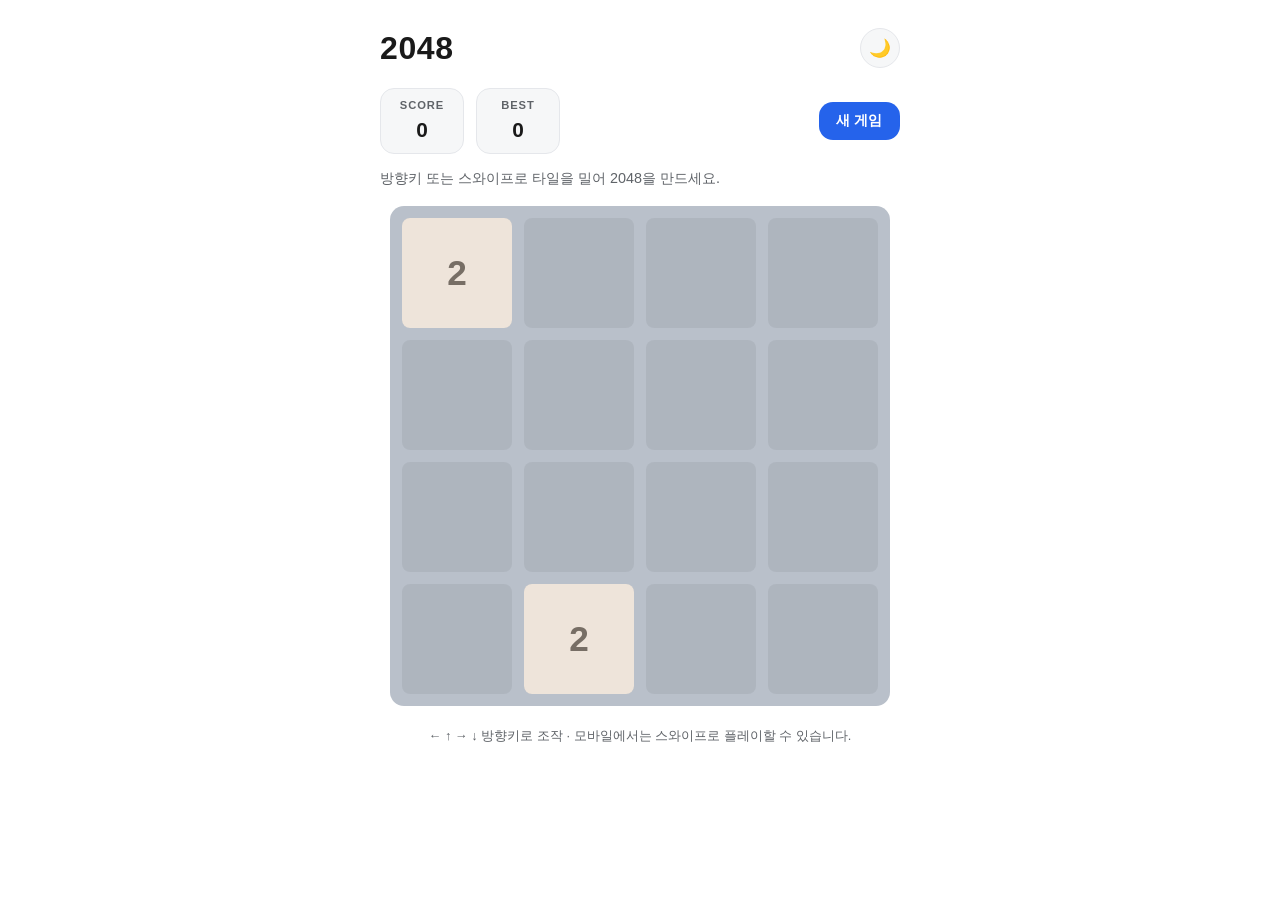
<file: apps/2048/index.html>
<!DOCTYPE html>
<html lang="ko" data-theme="light">
<head>
<meta charset="UTF-8">
<meta name="viewport" content="width=device-width, initial-scale=1">
<title>2048</title>
<meta name="description" content="방향키 또는 스와이프로 타일을 밀어 2048을 만드는 퍼즐 게임">
<link rel="stylesheet" href="style.css">
</head>
<body>
  <div class="game-wrap">
    <header class="game-header">
      <h1 class="game-title">2048</h1>
      <button type="button" id="themeToggle" class="theme-toggle" aria-label="다크 모드로 전환">🌙</button>
    </header>

    <div class="score-row">
      <div class="score-box">
        <div class="score-label">SCORE</div>
        <div class="score-value" id="scoreValue">0</div>
      </div>
      <div class="score-box">
        <div class="score-label">BEST</div>
        <div class="score-value" id="bestValue">0</div>
      </div>
      <button type="button" id="newGameBtn" class="new-game-btn">새 게임</button>
    </div>

    <p class="instructions">방향키 또는 스와이프로 타일을 밀어 2048을 만드세요.</p>

    <div class="board-wrap">
      <div class="board" id="board">
        <div class="grid-cells" id="gridCells"></div>
        <div class="tile-container" id="tileContainer"></div>

        <div class="overlay" id="gameOverOverlay" hidden>
          <div class="overlay-inner">
            <p class="overlay-title">게임 오버!</p>
            <p class="overlay-desc" id="finalScoreText">최종 점수: 0</p>
            <button type="button" id="restartBtn" class="overlay-btn">다시 시작</button>
          </div>
        </div>

        <div class="overlay" id="winOverlay" hidden>
          <div class="overlay-inner">
            <p class="overlay-title">승리!</p>
            <p class="overlay-desc">2048 타일을 만들었습니다!</p>
            <div class="overlay-btn-row">
              <button type="button" id="keepPlayingBtn" class="overlay-btn">계속하기</button>
              <button type="button" id="winNewGameBtn" class="overlay-btn overlay-btn-secondary">새 게임</button>
            </div>
          </div>
        </div>
      </div>
    </div>

    <footer class="game-footer">
      <p>← ↑ → ↓ 방향키로 조작 · 모바일에서는 스와이프로 플레이할 수 있습니다.</p>
    </footer>
  </div>

<script src="game.js"></script>
</body>
</html>
</file>
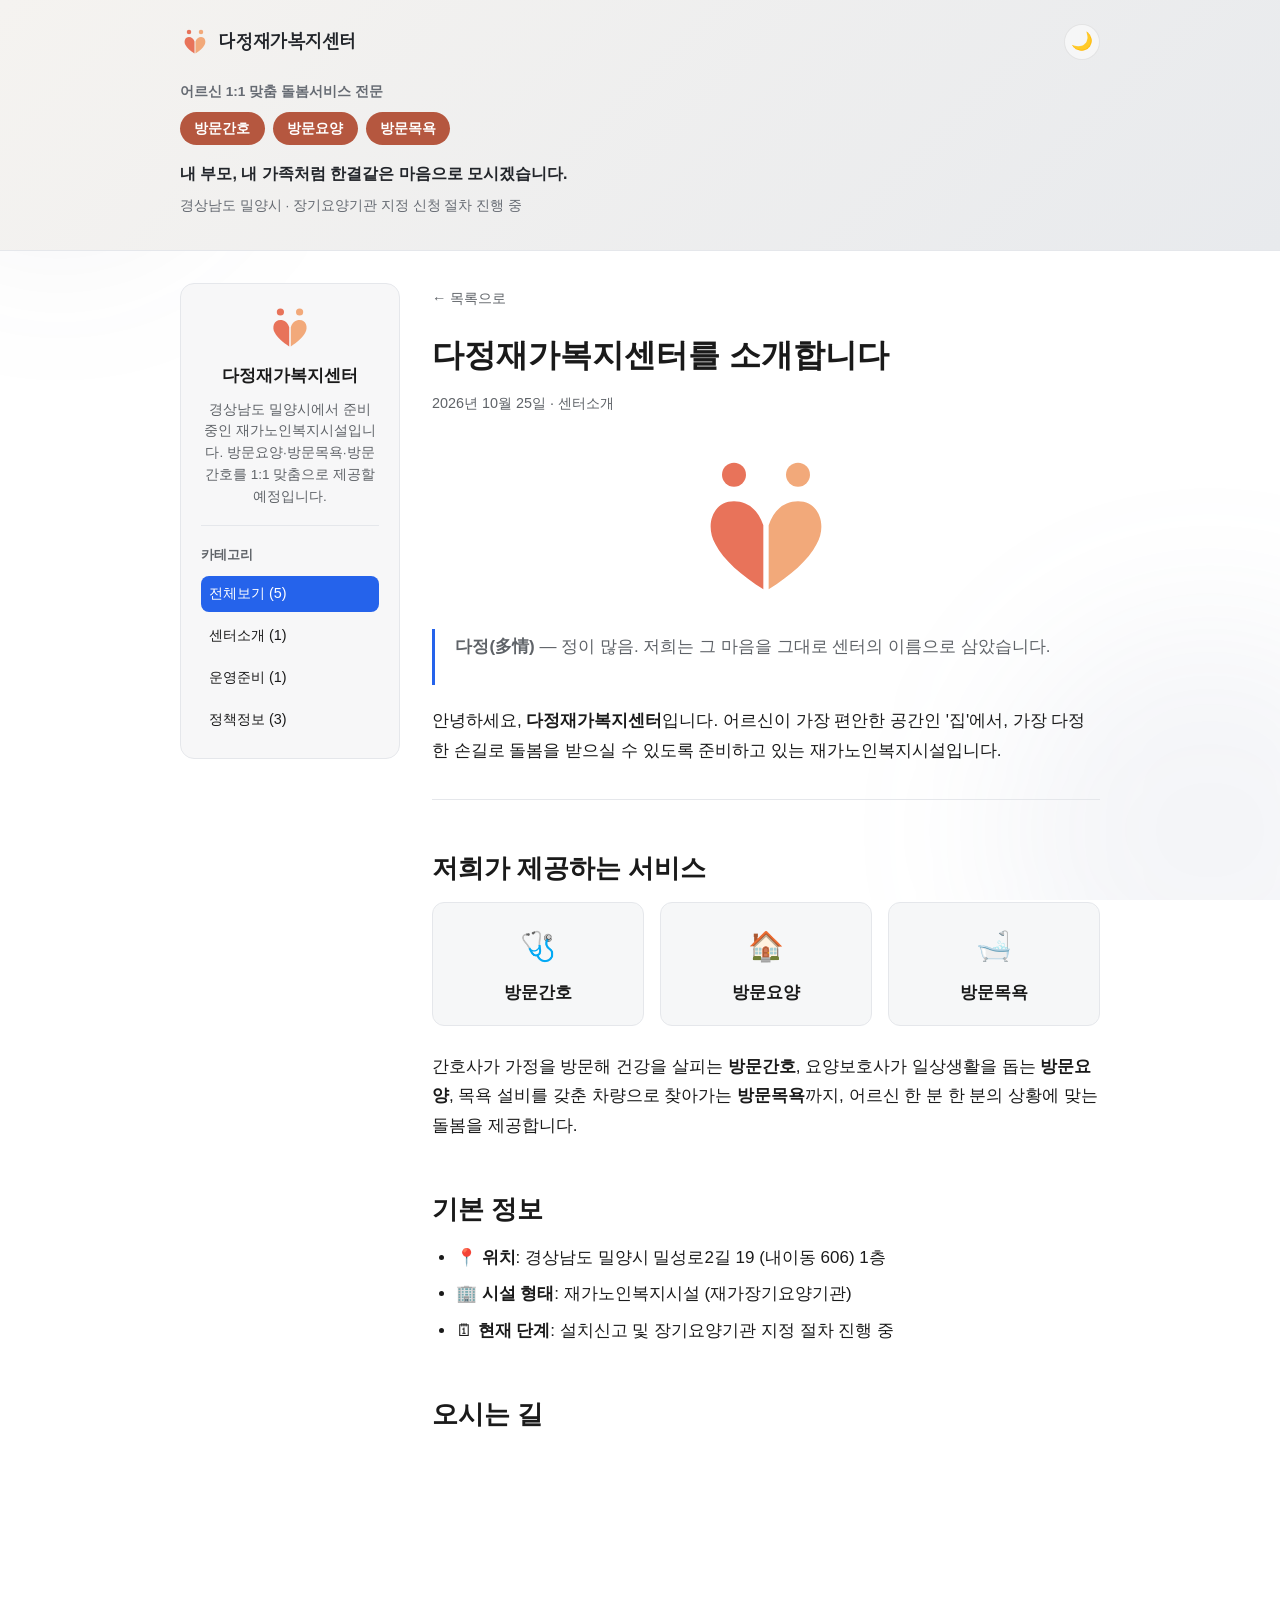
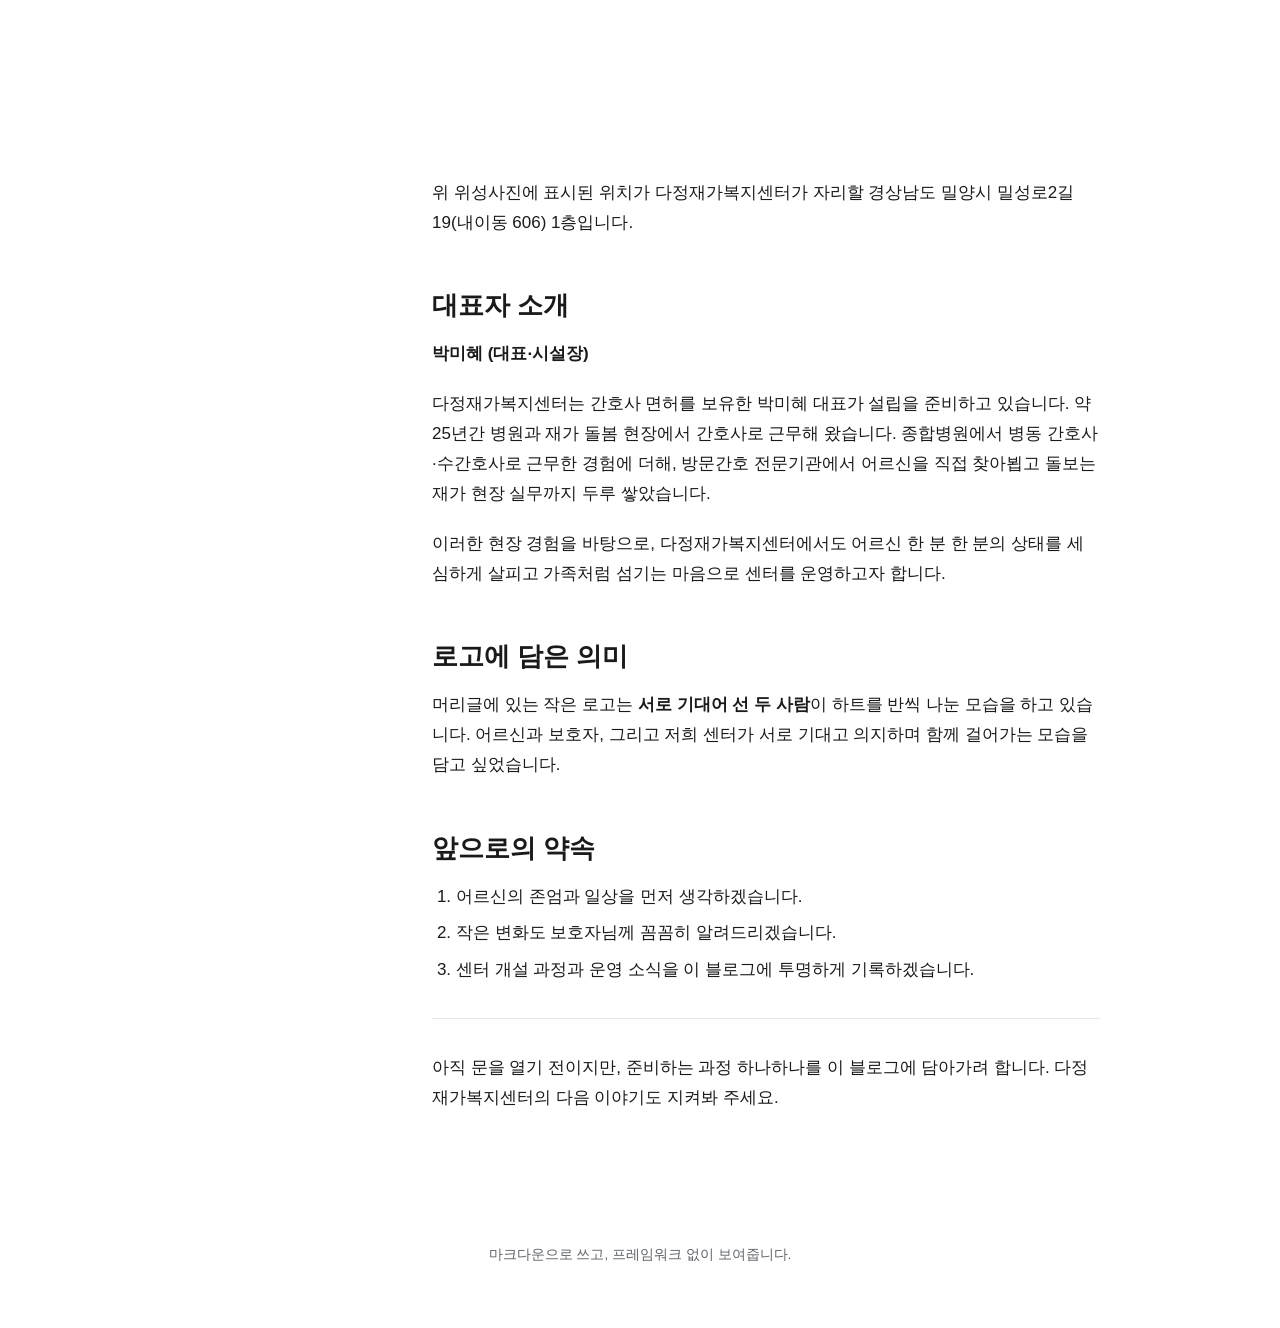
<file: post-about-dajeong-center.html>
<!DOCTYPE html>
<html lang="ko">
<head>
<meta charset="UTF-8">
<meta name="viewport" content="width=device-width, initial-scale=1.0">
<meta name="description" content="다정(多情)이라는 이름에 담긴 마음과 저희가 준비 중인 방문간호·방문요양·방문목욕 서비스를 소개합니다.">
<link rel="canonical" href="https://dajeongjaega.github.io/dajeong-blog/post-about-dajeong-center.html">
<title>다정재가복지센터를 소개합니다 - 다정재가복지센터</title>
<link rel="stylesheet" href="https://fonts.googleapis.com/css2?family=Gowun+Dodum&display=swap">
<link rel="stylesheet" href="css/style.css">
<script src="js/theme.js"></script>
</head>
<body>
  <div class="bg-decor" aria-hidden="true"></div>

  <header class="hero-banner">
    <div class="hero-banner-inner">
      <div class="hero-top">
        <a class="site-title" href="index.html">
          <svg class="site-logo" width="30" height="30" viewBox="0 0 120 120" role="img" aria-label="하트를 반씩 나눈 두 사람">
            <circle cx="36" cy="20" r="9" fill="#E8735A"/>
            <circle cx="84" cy="20" r="9" fill="#F2A97A"/>
            <path d="M58 106 L58 58 C54 46 46 40 36 40 C20 40 14 58 22 72 C28 84 42 96 58 106Z" fill="#E8735A"/>
            <path d="M62 106 L62 58 C66 46 74 40 84 40 C100 40 106 58 98 72 C92 84 78 96 62 106Z" fill="#F2A97A"/>
          </svg>
          <span>다정재가복지센터</span>
        </a>
        <button class="theme-toggle" data-theme-toggle aria-label="다크 모드로 전환">🌙</button>
      </div>
      <p class="hero-eyebrow">어르신 1:1 맞춤 돌봄서비스 전문</p>
      <div class="hero-tags">
        <span class="hero-tag">방문간호</span>
        <span class="hero-tag">방문요양</span>
        <span class="hero-tag">방문목욕</span>
      </div>
      <p class="hero-tagline">내 부모, 내 가족처럼 한결같은 마음으로 모시겠습니다.</p>
      <p class="hero-status">경상남도 밀양시 · 장기요양기관 지정 신청 절차 진행 중</p>
    </div>
  </header>

  <div class="layout">
    <aside class="sidebar">
      <div class="profile-card">
        <svg class="profile-logo" width="48" height="48" viewBox="0 0 120 120" role="img" aria-label="하트를 반씩 나눈 두 사람">
          <circle cx="36" cy="20" r="9" fill="#E8735A"/>
          <circle cx="84" cy="20" r="9" fill="#F2A97A"/>
          <path d="M58 106 L58 58 C54 46 46 40 36 40 C20 40 14 58 22 72 C28 84 42 96 58 106Z" fill="#E8735A"/>
          <path d="M62 106 L62 58 C66 46 74 40 84 40 C100 40 106 58 98 72 C92 84 78 96 62 106Z" fill="#F2A97A"/>
        </svg>
        <p class="profile-name">다정재가복지센터</p>
        <p class="profile-bio">경상남도 밀양시에서 준비 중인 재가노인복지시설입니다. 방문요양·방문목욕·방문간호를 1:1 맞춤으로 제공할 예정입니다.</p>
      </div>
      <nav class="category-nav" aria-label="카테고리">
        <h2 class="sidebar-heading">카테고리</h2>
        <ul id="category-list"></ul>
      </nav>
    </aside>

    <main class="content">
      <a class="back-link" href="index.html">&larr; 목록으로</a>
      <article>
        <header class="post-header">
          <h1 class="post-title" id="post-title">다정재가복지센터를 소개합니다</h1>
          <p class="post-meta" id="post-meta">2026년 10월 25일 · 센터소개</p>
        </header>
        <div class="post-content" id="post-content">
<p><img src="assets/logo.svg" alt="다정재가복지센터 로고"></p>
<blockquote><p><strong>다정(多情)</strong> — 정이 많음. 저희는 그 마음을 그대로 센터의 이름으로 삼았습니다.</p></blockquote>
<p>안녕하세요, <strong>다정재가복지센터</strong>입니다. 어르신이 가장 편안한 공간인 '집'에서, 가장 다정한 손길로 돌봄을 받으실 수 있도록 준비하고 있는 재가노인복지시설입니다.</p>
<hr>
<h2>저희가 제공하는 서비스</h2>
<div class="feature-grid">
  <div class="feature-card"><span class="feature-icon">🩺</span><span class="feature-label">방문간호</span></div>
  <div class="feature-card"><span class="feature-icon">🏠</span><span class="feature-label">방문요양</span></div>
  <div class="feature-card"><span class="feature-icon">🛁</span><span class="feature-label">방문목욕</span></div>
</div>
<p>간호사가 가정을 방문해 건강을 살피는 <strong>방문간호</strong>, 요양보호사가 일상생활을 돕는 <strong>방문요양</strong>, 목욕 설비를 갖춘 차량으로 찾아가는 <strong>방문목욕</strong>까지, 어르신 한 분 한 분의 상황에 맞는 돌봄을 제공합니다.</p>
<h2>기본 정보</h2>
<ul>
<li>📍 <strong>위치</strong>: 경상남도 밀양시 밀성로2길 19 (내이동 606) 1층</li>
<li>🏢 <strong>시설 형태</strong>: 재가노인복지시설 (재가장기요양기관)</li>
<li>🗓 <strong>현재 단계</strong>: 설치신고 및 장기요양기관 지정 절차 진행 중</li>
</ul>
<h2>오시는 길</h2>
<iframe src="https://www.google.com/maps?q=경상남도 밀양시 밀성로2길 19 (내이동 606)&t=k&z=18&output=embed" width="100%" height="320" style="border:0;border-radius:12px" loading="lazy" referrerpolicy="no-referrer-when-downgrade" title="다정재가복지센터 위치 위성사진"></iframe>
<p>위 위성사진에 표시된 위치가 다정재가복지센터가 자리할 경상남도 밀양시 밀성로2길 19(내이동 606) 1층입니다.</p>
<h2>대표자 소개</h2>
<p><strong>박미혜 (대표·시설장)</strong></p>
<p>다정재가복지센터는 간호사 면허를 보유한 박미혜 대표가 설립을 준비하고 있습니다. 약 25년간 병원과 재가 돌봄 현장에서 간호사로 근무해 왔습니다. 종합병원에서 병동 간호사·수간호사로 근무한 경험에 더해, 방문간호 전문기관에서 어르신을 직접 찾아뵙고 돌보는 재가 현장 실무까지 두루 쌓았습니다.</p>
<p>이러한 현장 경험을 바탕으로, 다정재가복지센터에서도 어르신 한 분 한 분의 상태를 세심하게 살피고 가족처럼 섬기는 마음으로 센터를 운영하고자 합니다.</p>
<h2>로고에 담은 의미</h2>
<p>머리글에 있는 작은 로고는 <strong>서로 기대어 선 두 사람</strong>이 하트를 반씩 나눈 모습을 하고 있습니다. 어르신과 보호자, 그리고 저희 센터가 서로 기대고 의지하며 함께 걸어가는 모습을 담고 싶었습니다.</p>
<h2>앞으로의 약속</h2>
<ol>
<li>어르신의 존엄과 일상을 먼저 생각하겠습니다.</li>
<li>작은 변화도 보호자님께 꼼꼼히 알려드리겠습니다.</li>
<li>센터 개설 과정과 운영 소식을 이 블로그에 투명하게 기록하겠습니다.</li>
</ol>
<hr>
<p>아직 문을 열기 전이지만, 준비하는 과정 하나하나를 이 블로그에 담아가려 합니다. 다정재가복지센터의 다음 이야기도 지켜봐 주세요.</p>
        </div>
      </article>
    </main>
  </div>

  <footer class="site-footer">
    <p>마크다운으로 쓰고, 프레임워크 없이 보여줍니다.</p>
  </footer>

  <script src="js/categories.js"></script>
</body>
</html>
</file>
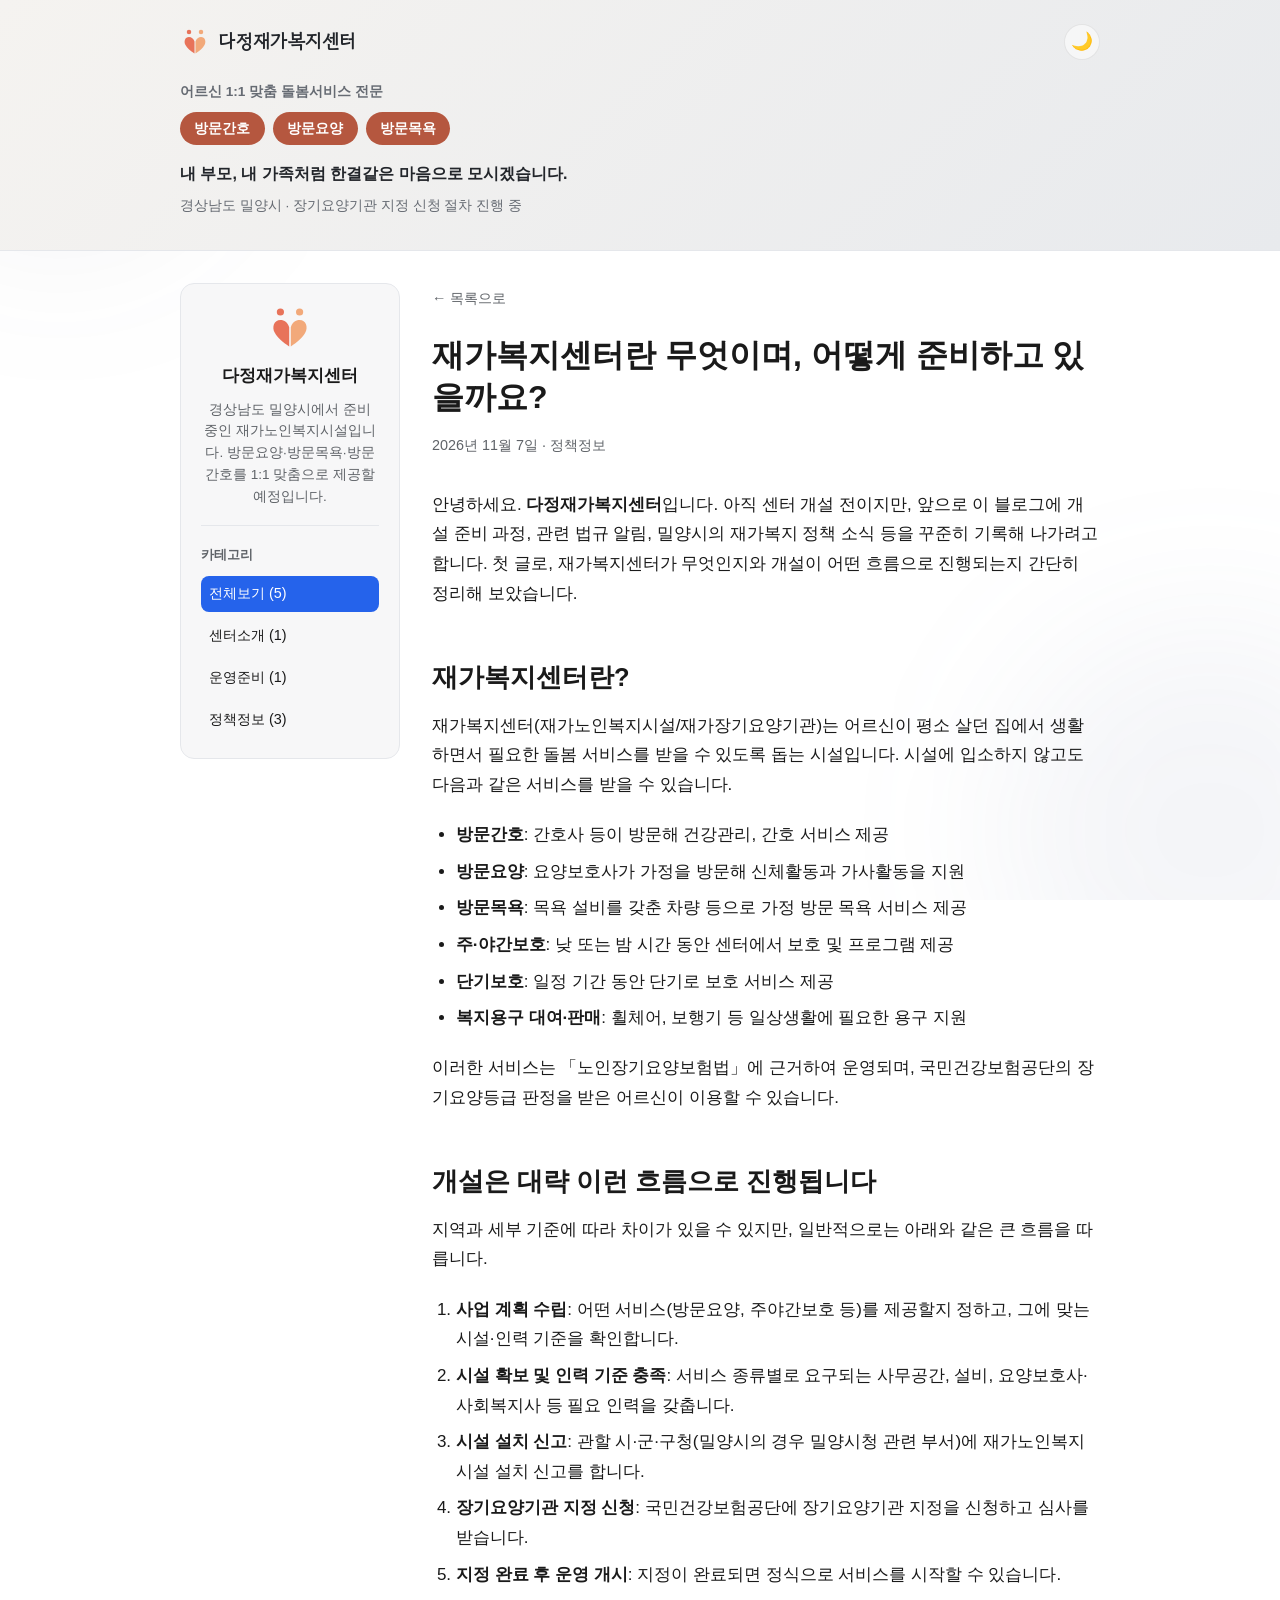
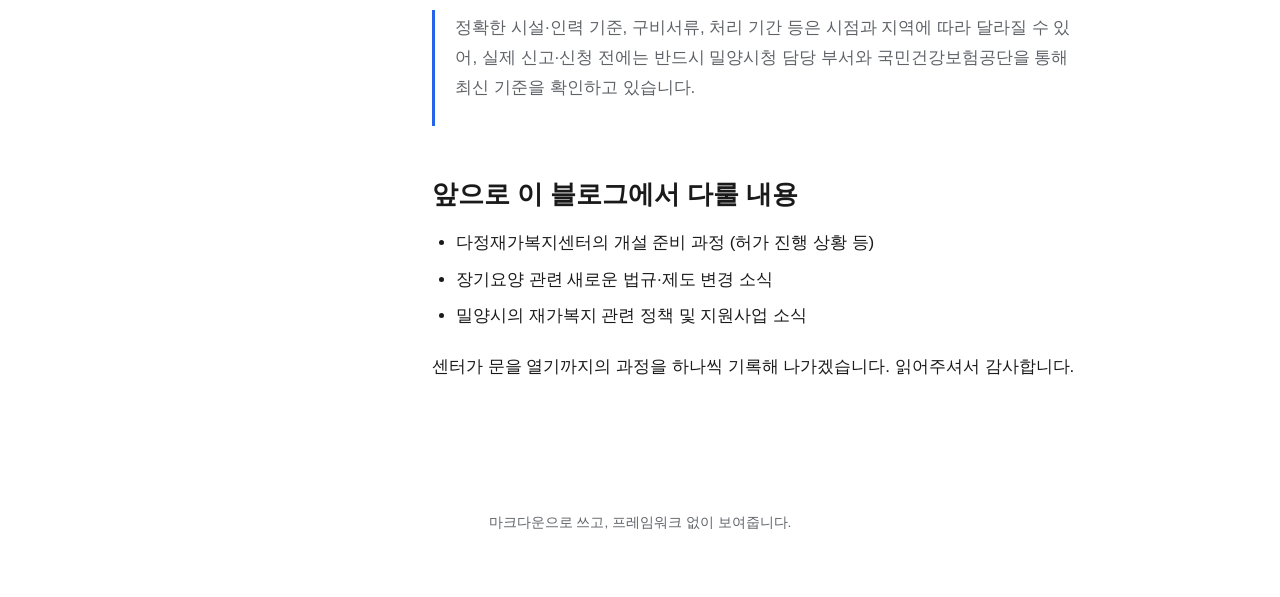
<file: post-about-home-care-center.html>
<!DOCTYPE html>
<html lang="ko">
<head>
<meta charset="UTF-8">
<meta name="viewport" content="width=device-width, initial-scale=1.0">
<meta name="description" content="다정재가복지센터 개설을 준비하며, 재가복지센터의 개념과 개설 절차를 간략히 정리했습니다.">
<link rel="canonical" href="https://dajeongjaega.github.io/dajeong-blog/post-about-home-care-center.html">
<title>재가복지센터란 무엇이며, 어떻게 준비하고 있을까요? - 다정재가복지센터</title>
<link rel="stylesheet" href="https://fonts.googleapis.com/css2?family=Gowun+Dodum&display=swap">
<link rel="stylesheet" href="css/style.css">
<script src="js/theme.js"></script>
</head>
<body>
  <div class="bg-decor" aria-hidden="true"></div>

  <header class="hero-banner">
    <div class="hero-banner-inner">
      <div class="hero-top">
        <a class="site-title" href="index.html">
          <svg class="site-logo" width="30" height="30" viewBox="0 0 120 120" role="img" aria-label="하트를 반씩 나눈 두 사람">
            <circle cx="36" cy="20" r="9" fill="#E8735A"/>
            <circle cx="84" cy="20" r="9" fill="#F2A97A"/>
            <path d="M58 106 L58 58 C54 46 46 40 36 40 C20 40 14 58 22 72 C28 84 42 96 58 106Z" fill="#E8735A"/>
            <path d="M62 106 L62 58 C66 46 74 40 84 40 C100 40 106 58 98 72 C92 84 78 96 62 106Z" fill="#F2A97A"/>
          </svg>
          <span>다정재가복지센터</span>
        </a>
        <button class="theme-toggle" data-theme-toggle aria-label="다크 모드로 전환">🌙</button>
      </div>
      <p class="hero-eyebrow">어르신 1:1 맞춤 돌봄서비스 전문</p>
      <div class="hero-tags">
        <span class="hero-tag">방문간호</span>
        <span class="hero-tag">방문요양</span>
        <span class="hero-tag">방문목욕</span>
      </div>
      <p class="hero-tagline">내 부모, 내 가족처럼 한결같은 마음으로 모시겠습니다.</p>
      <p class="hero-status">경상남도 밀양시 · 장기요양기관 지정 신청 절차 진행 중</p>
    </div>
  </header>

  <div class="layout">
    <aside class="sidebar">
      <div class="profile-card">
        <svg class="profile-logo" width="48" height="48" viewBox="0 0 120 120" role="img" aria-label="하트를 반씩 나눈 두 사람">
          <circle cx="36" cy="20" r="9" fill="#E8735A"/>
          <circle cx="84" cy="20" r="9" fill="#F2A97A"/>
          <path d="M58 106 L58 58 C54 46 46 40 36 40 C20 40 14 58 22 72 C28 84 42 96 58 106Z" fill="#E8735A"/>
          <path d="M62 106 L62 58 C66 46 74 40 84 40 C100 40 106 58 98 72 C92 84 78 96 62 106Z" fill="#F2A97A"/>
        </svg>
        <p class="profile-name">다정재가복지센터</p>
        <p class="profile-bio">경상남도 밀양시에서 준비 중인 재가노인복지시설입니다. 방문요양·방문목욕·방문간호를 1:1 맞춤으로 제공할 예정입니다.</p>
      </div>
      <nav class="category-nav" aria-label="카테고리">
        <h2 class="sidebar-heading">카테고리</h2>
        <ul id="category-list"></ul>
      </nav>
    </aside>

    <main class="content">
      <a class="back-link" href="index.html">&larr; 목록으로</a>
      <article>
        <header class="post-header">
          <h1 class="post-title" id="post-title">재가복지센터란 무엇이며, 어떻게 준비하고 있을까요?</h1>
          <p class="post-meta" id="post-meta">2026년 11월 7일 · 정책정보</p>
        </header>
        <div class="post-content" id="post-content">
<p>안녕하세요. <strong>다정재가복지센터</strong>입니다. 아직 센터 개설 전이지만, 앞으로 이 블로그에 개설 준비 과정, 관련 법규 알림, 밀양시의 재가복지 정책 소식 등을 꾸준히 기록해 나가려고 합니다. 첫 글로, 재가복지센터가 무엇인지와 개설이 어떤 흐름으로 진행되는지 간단히 정리해 보았습니다.</p>
<h2>재가복지센터란?</h2>
<p>재가복지센터(재가노인복지시설/재가장기요양기관)는 어르신이 평소 살던 집에서 생활하면서 필요한 돌봄 서비스를 받을 수 있도록 돕는 시설입니다. 시설에 입소하지 않고도 다음과 같은 서비스를 받을 수 있습니다.</p>
<ul>
<li><strong>방문간호</strong>: 간호사 등이 방문해 건강관리, 간호 서비스 제공</li>
<li><strong>방문요양</strong>: 요양보호사가 가정을 방문해 신체활동과 가사활동을 지원</li>
<li><strong>방문목욕</strong>: 목욕 설비를 갖춘 차량 등으로 가정 방문 목욕 서비스 제공</li>
<li><strong>주·야간보호</strong>: 낮 또는 밤 시간 동안 센터에서 보호 및 프로그램 제공</li>
<li><strong>단기보호</strong>: 일정 기간 동안 단기로 보호 서비스 제공</li>
<li><strong>복지용구 대여·판매</strong>: 휠체어, 보행기 등 일상생활에 필요한 용구 지원</li>
</ul>
<p>이러한 서비스는 「노인장기요양보험법」에 근거하여 운영되며, 국민건강보험공단의 장기요양등급 판정을 받은 어르신이 이용할 수 있습니다.</p>
<h2>개설은 대략 이런 흐름으로 진행됩니다</h2>
<p>지역과 세부 기준에 따라 차이가 있을 수 있지만, 일반적으로는 아래와 같은 큰 흐름을 따릅니다.</p>
<ol>
<li><strong>사업 계획 수립</strong>: 어떤 서비스(방문요양, 주야간보호 등)를 제공할지 정하고, 그에 맞는 시설·인력 기준을 확인합니다.</li>
<li><strong>시설 확보 및 인력 기준 충족</strong>: 서비스 종류별로 요구되는 사무공간, 설비, 요양보호사·사회복지사 등 필요 인력을 갖춥니다.</li>
<li><strong>시설 설치 신고</strong>: 관할 시·군·구청(밀양시의 경우 밀양시청 관련 부서)에 재가노인복지시설 설치 신고를 합니다.</li>
<li><strong>장기요양기관 지정 신청</strong>: 국민건강보험공단에 장기요양기관 지정을 신청하고 심사를 받습니다.</li>
<li><strong>지정 완료 후 운영 개시</strong>: 지정이 완료되면 정식으로 서비스를 시작할 수 있습니다.</li>
</ol>
<blockquote><p>정확한 시설·인력 기준, 구비서류, 처리 기간 등은 시점과 지역에 따라 달라질 수 있어, 실제 신고·신청 전에는 반드시 밀양시청 담당 부서와 국민건강보험공단을 통해 최신 기준을 확인하고 있습니다.</p></blockquote>
<h2>앞으로 이 블로그에서 다룰 내용</h2>
<ul>
<li>다정재가복지센터의 개설 준비 과정 (허가 진행 상황 등)</li>
<li>장기요양 관련 새로운 법규·제도 변경 소식</li>
<li>밀양시의 재가복지 관련 정책 및 지원사업 소식</li>
</ul>
<p>센터가 문을 열기까지의 과정을 하나씩 기록해 나가겠습니다. 읽어주셔서 감사합니다.</p>
        </div>
      </article>
    </main>
  </div>

  <footer class="site-footer">
    <p>마크다운으로 쓰고, 프레임워크 없이 보여줍니다.</p>
  </footer>

  <script src="js/categories.js"></script>
</body>
</html>
</file>
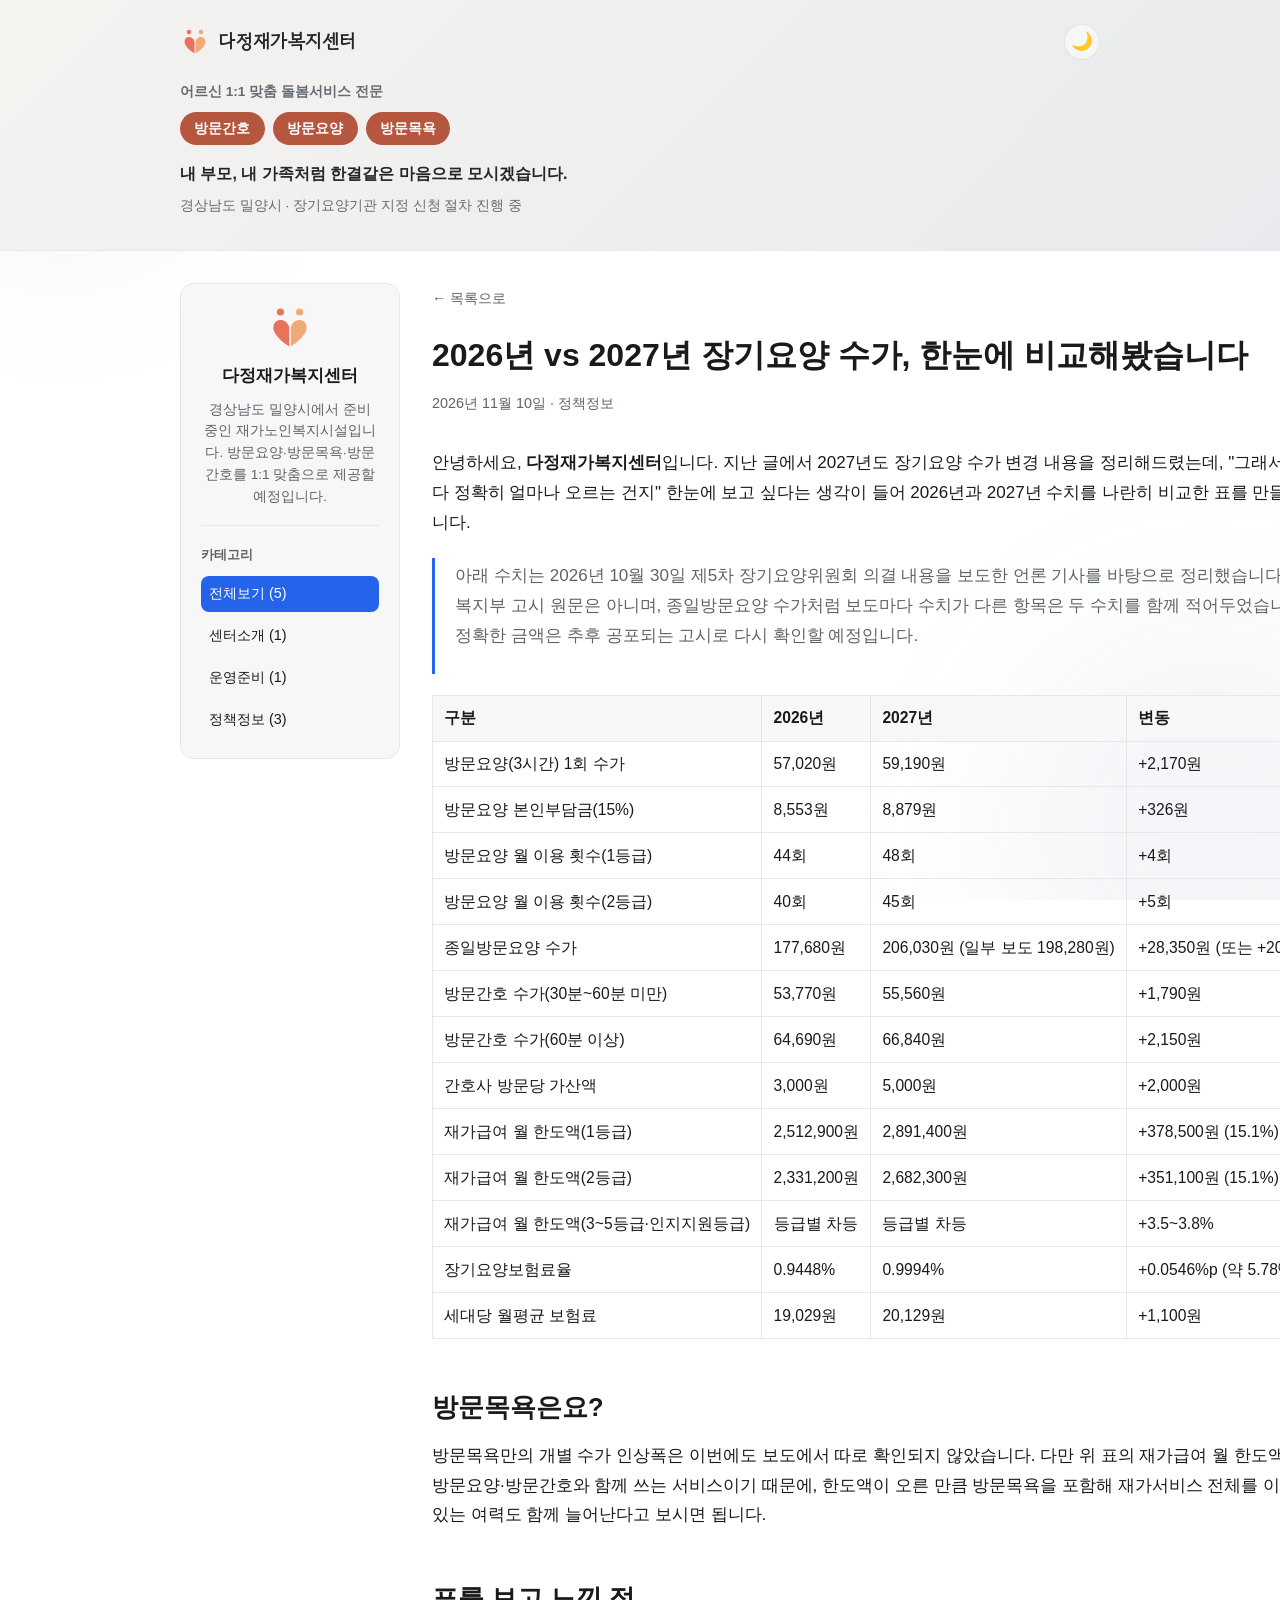
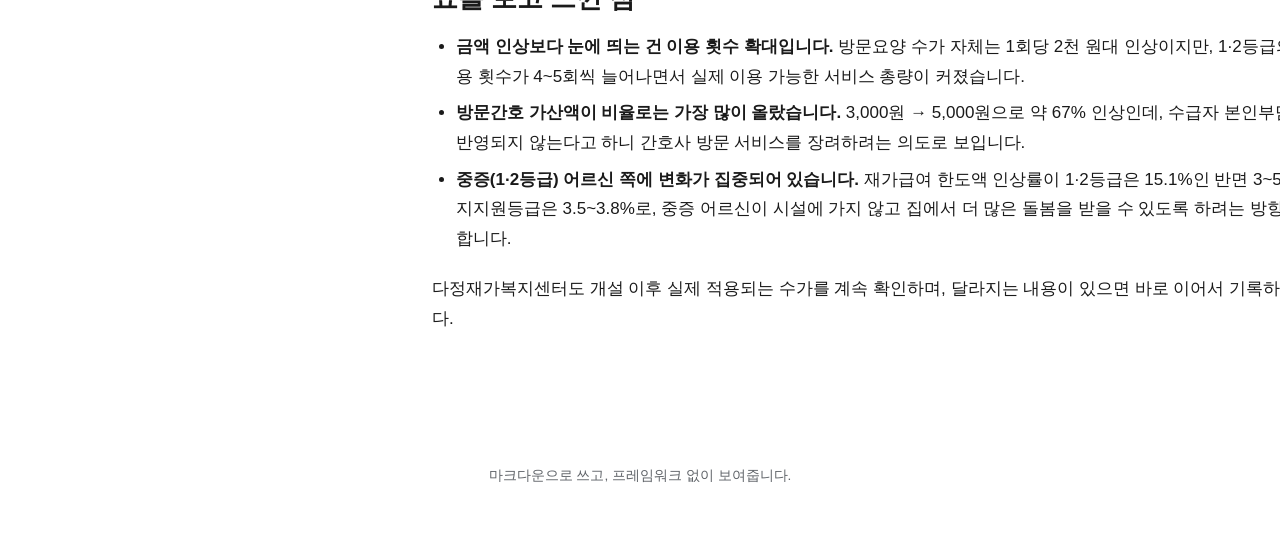
<file: post-fee-comparison-2026-2027.html>
<!DOCTYPE html>
<html lang="ko">
<head>
<meta charset="UTF-8">
<meta name="viewport" content="width=device-width, initial-scale=1.0">
<meta name="description" content="방문요양·방문간호 수가, 재가급여 한도액, 보험료율의 2026년과 2027년 수치를 표로 나란히 비교했습니다.">
<link rel="canonical" href="https://dajeongjaega.github.io/dajeong-blog/post-fee-comparison-2026-2027.html">
<title>2026년 vs 2027년 장기요양 수가, 한눈에 비교해봤습니다 - 다정재가복지센터</title>
<link rel="stylesheet" href="https://fonts.googleapis.com/css2?family=Gowun+Dodum&display=swap">
<link rel="stylesheet" href="css/style.css">
<script src="js/theme.js"></script>
</head>
<body>
  <div class="bg-decor" aria-hidden="true"></div>

  <header class="hero-banner">
    <div class="hero-banner-inner">
      <div class="hero-top">
        <a class="site-title" href="index.html">
          <svg class="site-logo" width="30" height="30" viewBox="0 0 120 120" role="img" aria-label="하트를 반씩 나눈 두 사람">
            <circle cx="36" cy="20" r="9" fill="#E8735A"/>
            <circle cx="84" cy="20" r="9" fill="#F2A97A"/>
            <path d="M58 106 L58 58 C54 46 46 40 36 40 C20 40 14 58 22 72 C28 84 42 96 58 106Z" fill="#E8735A"/>
            <path d="M62 106 L62 58 C66 46 74 40 84 40 C100 40 106 58 98 72 C92 84 78 96 62 106Z" fill="#F2A97A"/>
          </svg>
          <span>다정재가복지센터</span>
        </a>
        <button class="theme-toggle" data-theme-toggle aria-label="다크 모드로 전환">🌙</button>
      </div>
      <p class="hero-eyebrow">어르신 1:1 맞춤 돌봄서비스 전문</p>
      <div class="hero-tags">
        <span class="hero-tag">방문간호</span>
        <span class="hero-tag">방문요양</span>
        <span class="hero-tag">방문목욕</span>
      </div>
      <p class="hero-tagline">내 부모, 내 가족처럼 한결같은 마음으로 모시겠습니다.</p>
      <p class="hero-status">경상남도 밀양시 · 장기요양기관 지정 신청 절차 진행 중</p>
    </div>
  </header>

  <div class="layout">
    <aside class="sidebar">
      <div class="profile-card">
        <svg class="profile-logo" width="48" height="48" viewBox="0 0 120 120" role="img" aria-label="하트를 반씩 나눈 두 사람">
          <circle cx="36" cy="20" r="9" fill="#E8735A"/>
          <circle cx="84" cy="20" r="9" fill="#F2A97A"/>
          <path d="M58 106 L58 58 C54 46 46 40 36 40 C20 40 14 58 22 72 C28 84 42 96 58 106Z" fill="#E8735A"/>
          <path d="M62 106 L62 58 C66 46 74 40 84 40 C100 40 106 58 98 72 C92 84 78 96 62 106Z" fill="#F2A97A"/>
        </svg>
        <p class="profile-name">다정재가복지센터</p>
        <p class="profile-bio">경상남도 밀양시에서 준비 중인 재가노인복지시설입니다. 방문요양·방문목욕·방문간호를 1:1 맞춤으로 제공할 예정입니다.</p>
      </div>
      <nav class="category-nav" aria-label="카테고리">
        <h2 class="sidebar-heading">카테고리</h2>
        <ul id="category-list"></ul>
      </nav>
    </aside>

    <main class="content">
      <a class="back-link" href="index.html">&larr; 목록으로</a>
      <article>
        <header class="post-header">
          <h1 class="post-title" id="post-title">2026년 vs 2027년 장기요양 수가, 한눈에 비교해봤습니다</h1>
          <p class="post-meta" id="post-meta">2026년 11월 10일 · 정책정보</p>
        </header>
        <div class="post-content" id="post-content">
<p>안녕하세요, <strong>다정재가복지센터</strong>입니다. 지난 글에서 2027년도 장기요양 수가 변경 내용을 정리해드렸는데, "그래서 작년보다 정확히 얼마나 오르는 건지" 한눈에 보고 싶다는 생각이 들어 2026년과 2027년 수치를 나란히 비교한 표를 만들어봤습니다.</p>
<blockquote><p>아래 수치는 2026년 10월 30일 제5차 장기요양위원회 의결 내용을 보도한 언론 기사를 바탕으로 정리했습니다. 보건복지부 고시 원문은 아니며, 종일방문요양 수가처럼 보도마다 수치가 다른 항목은 두 수치를 함께 적어두었습니다. 정확한 금액은 추후 공포되는 고시로 다시 확인할 예정입니다.</p></blockquote>
<table>
<thead>
<tr><th>구분</th><th>2026년</th><th>2027년</th><th>변동</th></tr>
</thead>
<tbody>
<tr><td>방문요양(3시간) 1회 수가</td><td>57,020원</td><td>59,190원</td><td>+2,170원</td></tr>
<tr><td>방문요양 본인부담금(15%)</td><td>8,553원</td><td>8,879원</td><td>+326원</td></tr>
<tr><td>방문요양 월 이용 횟수(1등급)</td><td>44회</td><td>48회</td><td>+4회</td></tr>
<tr><td>방문요양 월 이용 횟수(2등급)</td><td>40회</td><td>45회</td><td>+5회</td></tr>
<tr><td>종일방문요양 수가</td><td>177,680원</td><td>206,030원 (일부 보도 198,280원)</td><td>+28,350원 (또는 +20,600원)</td></tr>
<tr><td>방문간호 수가(30분~60분 미만)</td><td>53,770원</td><td>55,560원</td><td>+1,790원</td></tr>
<tr><td>방문간호 수가(60분 이상)</td><td>64,690원</td><td>66,840원</td><td>+2,150원</td></tr>
<tr><td>간호사 방문당 가산액</td><td>3,000원</td><td>5,000원</td><td>+2,000원</td></tr>
<tr><td>재가급여 월 한도액(1등급)</td><td>2,512,900원</td><td>2,891,400원</td><td>+378,500원 (15.1%)</td></tr>
<tr><td>재가급여 월 한도액(2등급)</td><td>2,331,200원</td><td>2,682,300원</td><td>+351,100원 (15.1%)</td></tr>
<tr><td>재가급여 월 한도액(3~5등급·인지지원등급)</td><td>등급별 차등</td><td>등급별 차등</td><td>+3.5~3.8%</td></tr>
<tr><td>장기요양보험료율</td><td>0.9448%</td><td>0.9994%</td><td>+0.0546%p (약 5.78%)</td></tr>
<tr><td>세대당 월평균 보험료</td><td>19,029원</td><td>20,129원</td><td>+1,100원</td></tr>
</tbody>
</table>
<h2>방문목욕은요?</h2>
<p>방문목욕만의 개별 수가 인상폭은 이번에도 보도에서 따로 확인되지 않았습니다. 다만 위 표의 재가급여 월 한도액 안에서 방문요양·방문간호와 함께 쓰는 서비스이기 때문에, 한도액이 오른 만큼 방문목욕을 포함해 재가서비스 전체를 이용할 수 있는 여력도 함께 늘어난다고 보시면 됩니다.</p>
<h2>표를 보고 느낀 점</h2>
<ul>
<li><strong>금액 인상보다 눈에 띄는 건 이용 횟수 확대입니다.</strong> 방문요양 수가 자체는 1회당 2천 원대 인상이지만, 1·2등급의 월 이용 횟수가 4~5회씩 늘어나면서 실제 이용 가능한 서비스 총량이 커졌습니다.</li>
<li><strong>방문간호 가산액이 비율로는 가장 많이 올랐습니다.</strong> 3,000원 → 5,000원으로 약 67% 인상인데, 수급자 본인부담금에는 반영되지 않는다고 하니 간호사 방문 서비스를 장려하려는 의도로 보입니다.</li>
<li><strong>중증(1·2등급) 어르신 쪽에 변화가 집중되어 있습니다.</strong> 재가급여 한도액 인상률이 1·2등급은 15.1%인 반면 3~5등급·인지지원등급은 3.5~3.8%로, 중증 어르신이 시설에 가지 않고 집에서 더 많은 돌봄을 받을 수 있도록 하려는 방향이 뚜렷합니다.</li>
</ul>
<p>다정재가복지센터도 개설 이후 실제 적용되는 수가를 계속 확인하며, 달라지는 내용이 있으면 바로 이어서 기록하겠습니다.</p>
        </div>
      </article>
    </main>
  </div>

  <footer class="site-footer">
    <p>마크다운으로 쓰고, 프레임워크 없이 보여줍니다.</p>
  </footer>

  <script src="js/categories.js"></script>
</body>
</html>
</file>
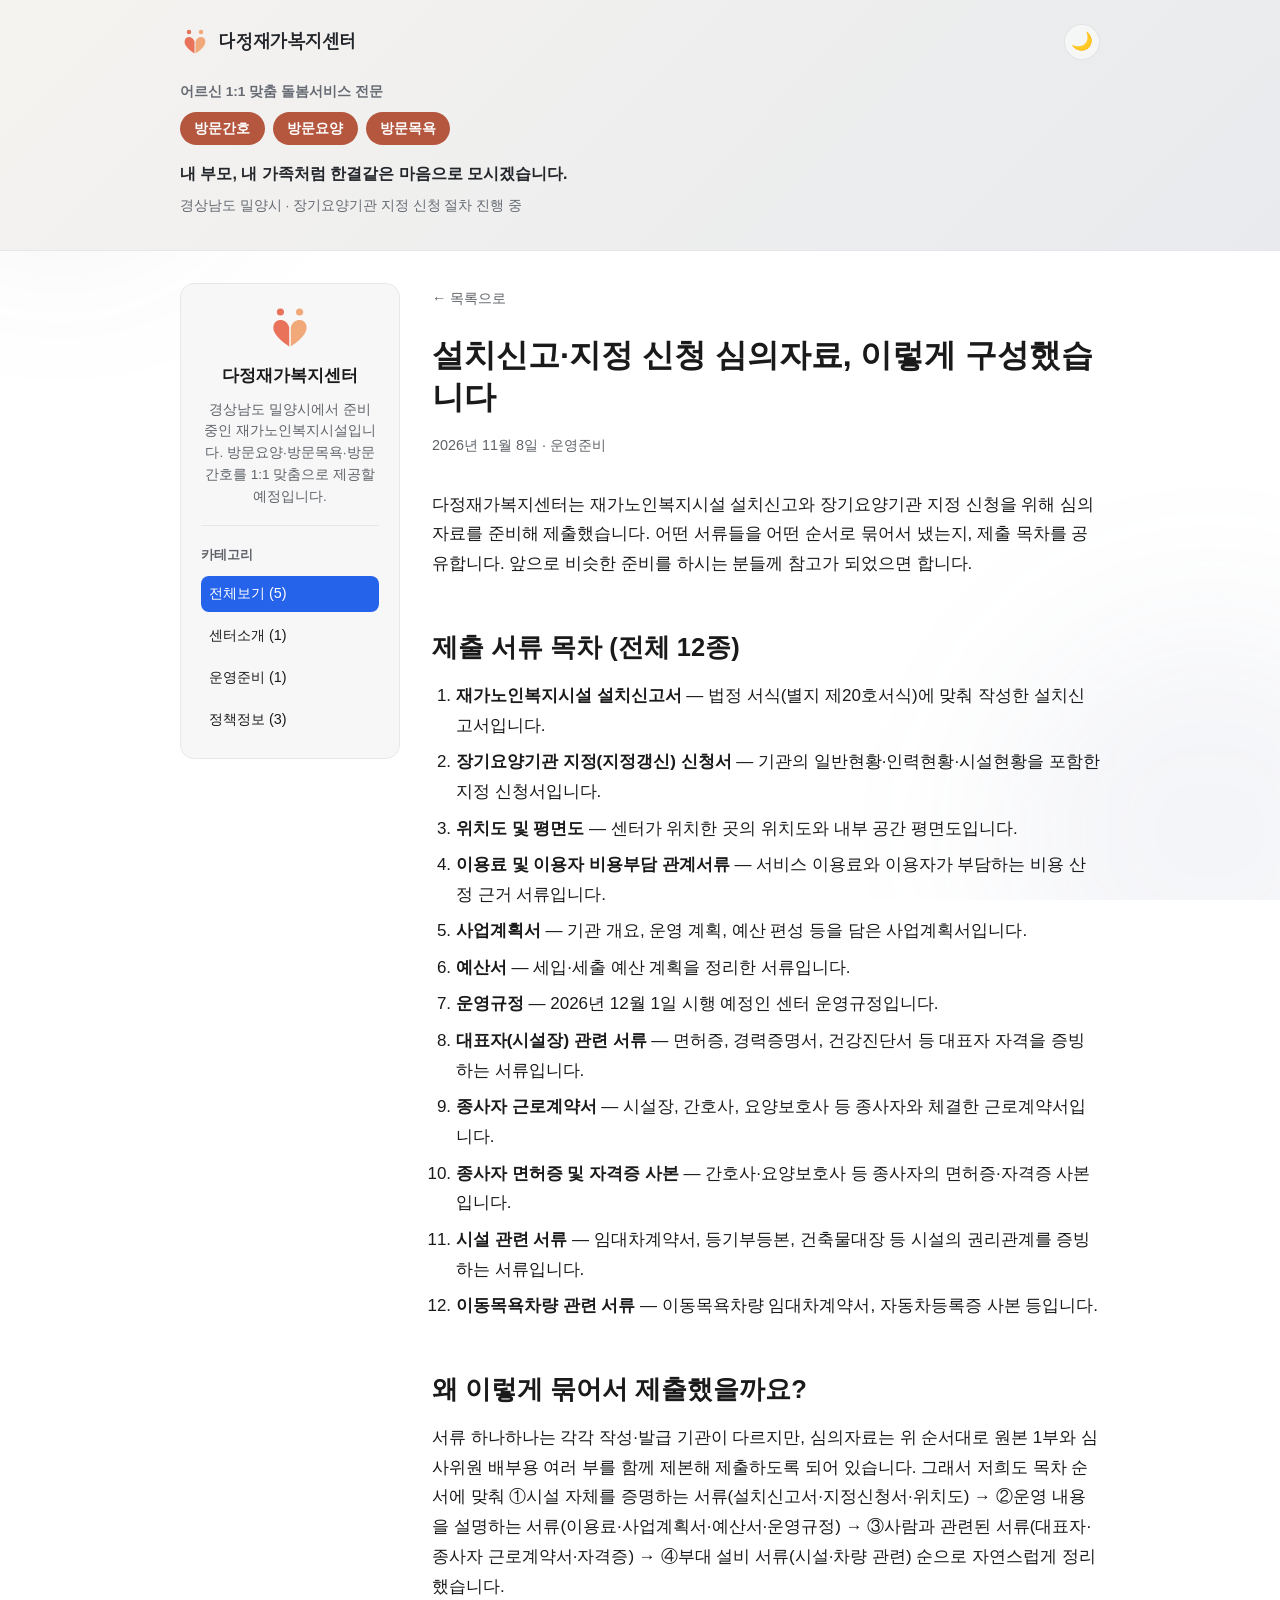
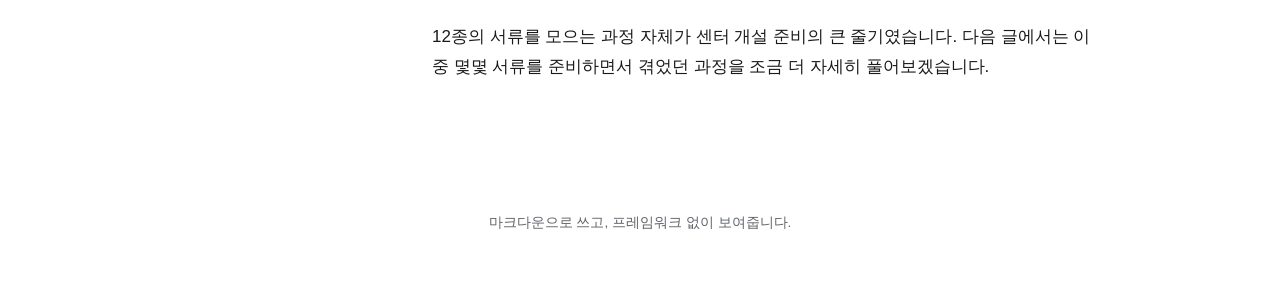
<file: post-screening-documents-list.html>
<!DOCTYPE html>
<html lang="ko">
<head>
<meta charset="UTF-8">
<meta name="viewport" content="width=device-width, initial-scale=1.0">
<meta name="description" content="재가노인복지시설 설치신고와 장기요양기관 지정 신청을 위해 제출한 심의자료 12종의 목차와 개략적인 내용을 정리했습니다.">
<link rel="canonical" href="https://dajeongjaega.github.io/dajeong-blog/post-screening-documents-list.html">
<title>설치신고·지정 신청 심의자료, 이렇게 구성했습니다 - 다정재가복지센터</title>
<link rel="stylesheet" href="https://fonts.googleapis.com/css2?family=Gowun+Dodum&display=swap">
<link rel="stylesheet" href="css/style.css">
<script src="js/theme.js"></script>
</head>
<body>
  <div class="bg-decor" aria-hidden="true"></div>

  <header class="hero-banner">
    <div class="hero-banner-inner">
      <div class="hero-top">
        <a class="site-title" href="index.html">
          <svg class="site-logo" width="30" height="30" viewBox="0 0 120 120" role="img" aria-label="하트를 반씩 나눈 두 사람">
            <circle cx="36" cy="20" r="9" fill="#E8735A"/>
            <circle cx="84" cy="20" r="9" fill="#F2A97A"/>
            <path d="M58 106 L58 58 C54 46 46 40 36 40 C20 40 14 58 22 72 C28 84 42 96 58 106Z" fill="#E8735A"/>
            <path d="M62 106 L62 58 C66 46 74 40 84 40 C100 40 106 58 98 72 C92 84 78 96 62 106Z" fill="#F2A97A"/>
          </svg>
          <span>다정재가복지센터</span>
        </a>
        <button class="theme-toggle" data-theme-toggle aria-label="다크 모드로 전환">🌙</button>
      </div>
      <p class="hero-eyebrow">어르신 1:1 맞춤 돌봄서비스 전문</p>
      <div class="hero-tags">
        <span class="hero-tag">방문간호</span>
        <span class="hero-tag">방문요양</span>
        <span class="hero-tag">방문목욕</span>
      </div>
      <p class="hero-tagline">내 부모, 내 가족처럼 한결같은 마음으로 모시겠습니다.</p>
      <p class="hero-status">경상남도 밀양시 · 장기요양기관 지정 신청 절차 진행 중</p>
    </div>
  </header>

  <div class="layout">
    <aside class="sidebar">
      <div class="profile-card">
        <svg class="profile-logo" width="48" height="48" viewBox="0 0 120 120" role="img" aria-label="하트를 반씩 나눈 두 사람">
          <circle cx="36" cy="20" r="9" fill="#E8735A"/>
          <circle cx="84" cy="20" r="9" fill="#F2A97A"/>
          <path d="M58 106 L58 58 C54 46 46 40 36 40 C20 40 14 58 22 72 C28 84 42 96 58 106Z" fill="#E8735A"/>
          <path d="M62 106 L62 58 C66 46 74 40 84 40 C100 40 106 58 98 72 C92 84 78 96 62 106Z" fill="#F2A97A"/>
        </svg>
        <p class="profile-name">다정재가복지센터</p>
        <p class="profile-bio">경상남도 밀양시에서 준비 중인 재가노인복지시설입니다. 방문요양·방문목욕·방문간호를 1:1 맞춤으로 제공할 예정입니다.</p>
      </div>
      <nav class="category-nav" aria-label="카테고리">
        <h2 class="sidebar-heading">카테고리</h2>
        <ul id="category-list"></ul>
      </nav>
    </aside>

    <main class="content">
      <a class="back-link" href="index.html">&larr; 목록으로</a>
      <article>
        <header class="post-header">
          <h1 class="post-title" id="post-title">설치신고·지정 신청 심의자료, 이렇게 구성했습니다</h1>
          <p class="post-meta" id="post-meta">2026년 11월 8일 · 운영준비</p>
        </header>
        <div class="post-content" id="post-content">
<p>다정재가복지센터는 재가노인복지시설 설치신고와 장기요양기관 지정 신청을 위해 심의자료를 준비해 제출했습니다. 어떤 서류들을 어떤 순서로 묶어서 냈는지, 제출 목차를 공유합니다. 앞으로 비슷한 준비를 하시는 분들께 참고가 되었으면 합니다.</p>
<h2>제출 서류 목차 (전체 12종)</h2>
<ol>
<li><strong>재가노인복지시설 설치신고서</strong> — 법정 서식(별지 제20호서식)에 맞춰 작성한 설치신고서입니다.</li>
<li><strong>장기요양기관 지정(지정갱신) 신청서</strong> — 기관의 일반현황·인력현황·시설현황을 포함한 지정 신청서입니다.</li>
<li><strong>위치도 및 평면도</strong> — 센터가 위치한 곳의 위치도와 내부 공간 평면도입니다.</li>
<li><strong>이용료 및 이용자 비용부담 관계서류</strong> — 서비스 이용료와 이용자가 부담하는 비용 산정 근거 서류입니다.</li>
<li><strong>사업계획서</strong> — 기관 개요, 운영 계획, 예산 편성 등을 담은 사업계획서입니다.</li>
<li><strong>예산서</strong> — 세입·세출 예산 계획을 정리한 서류입니다.</li>
<li><strong>운영규정</strong> — 2026년 12월 1일 시행 예정인 센터 운영규정입니다.</li>
<li><strong>대표자(시설장) 관련 서류</strong> — 면허증, 경력증명서, 건강진단서 등 대표자 자격을 증빙하는 서류입니다.</li>
<li><strong>종사자 근로계약서</strong> — 시설장, 간호사, 요양보호사 등 종사자와 체결한 근로계약서입니다.</li>
<li><strong>종사자 면허증 및 자격증 사본</strong> — 간호사·요양보호사 등 종사자의 면허증·자격증 사본입니다.</li>
<li><strong>시설 관련 서류</strong> — 임대차계약서, 등기부등본, 건축물대장 등 시설의 권리관계를 증빙하는 서류입니다.</li>
<li><strong>이동목욕차량 관련 서류</strong> — 이동목욕차량 임대차계약서, 자동차등록증 사본 등입니다.</li>
</ol>
<h2>왜 이렇게 묶어서 제출했을까요?</h2>
<p>서류 하나하나는 각각 작성·발급 기관이 다르지만, 심의자료는 위 순서대로 원본 1부와 심사위원 배부용 여러 부를 함께 제본해 제출하도록 되어 있습니다. 그래서 저희도 목차 순서에 맞춰 ①시설 자체를 증명하는 서류(설치신고서·지정신청서·위치도) → ②운영 내용을 설명하는 서류(이용료·사업계획서·예산서·운영규정) → ③사람과 관련된 서류(대표자·종사자 근로계약서·자격증) → ④부대 설비 서류(시설·차량 관련) 순으로 자연스럽게 정리했습니다.</p>
<p>12종의 서류를 모으는 과정 자체가 센터 개설 준비의 큰 줄기였습니다. 다음 글에서는 이 중 몇몇 서류를 준비하면서 겪었던 과정을 조금 더 자세히 풀어보겠습니다.</p>
        </div>
      </article>
    </main>
  </div>

  <footer class="site-footer">
    <p>마크다운으로 쓰고, 프레임워크 없이 보여줍니다.</p>
  </footer>

  <script src="js/categories.js"></script>
</body>
</html>
</file>
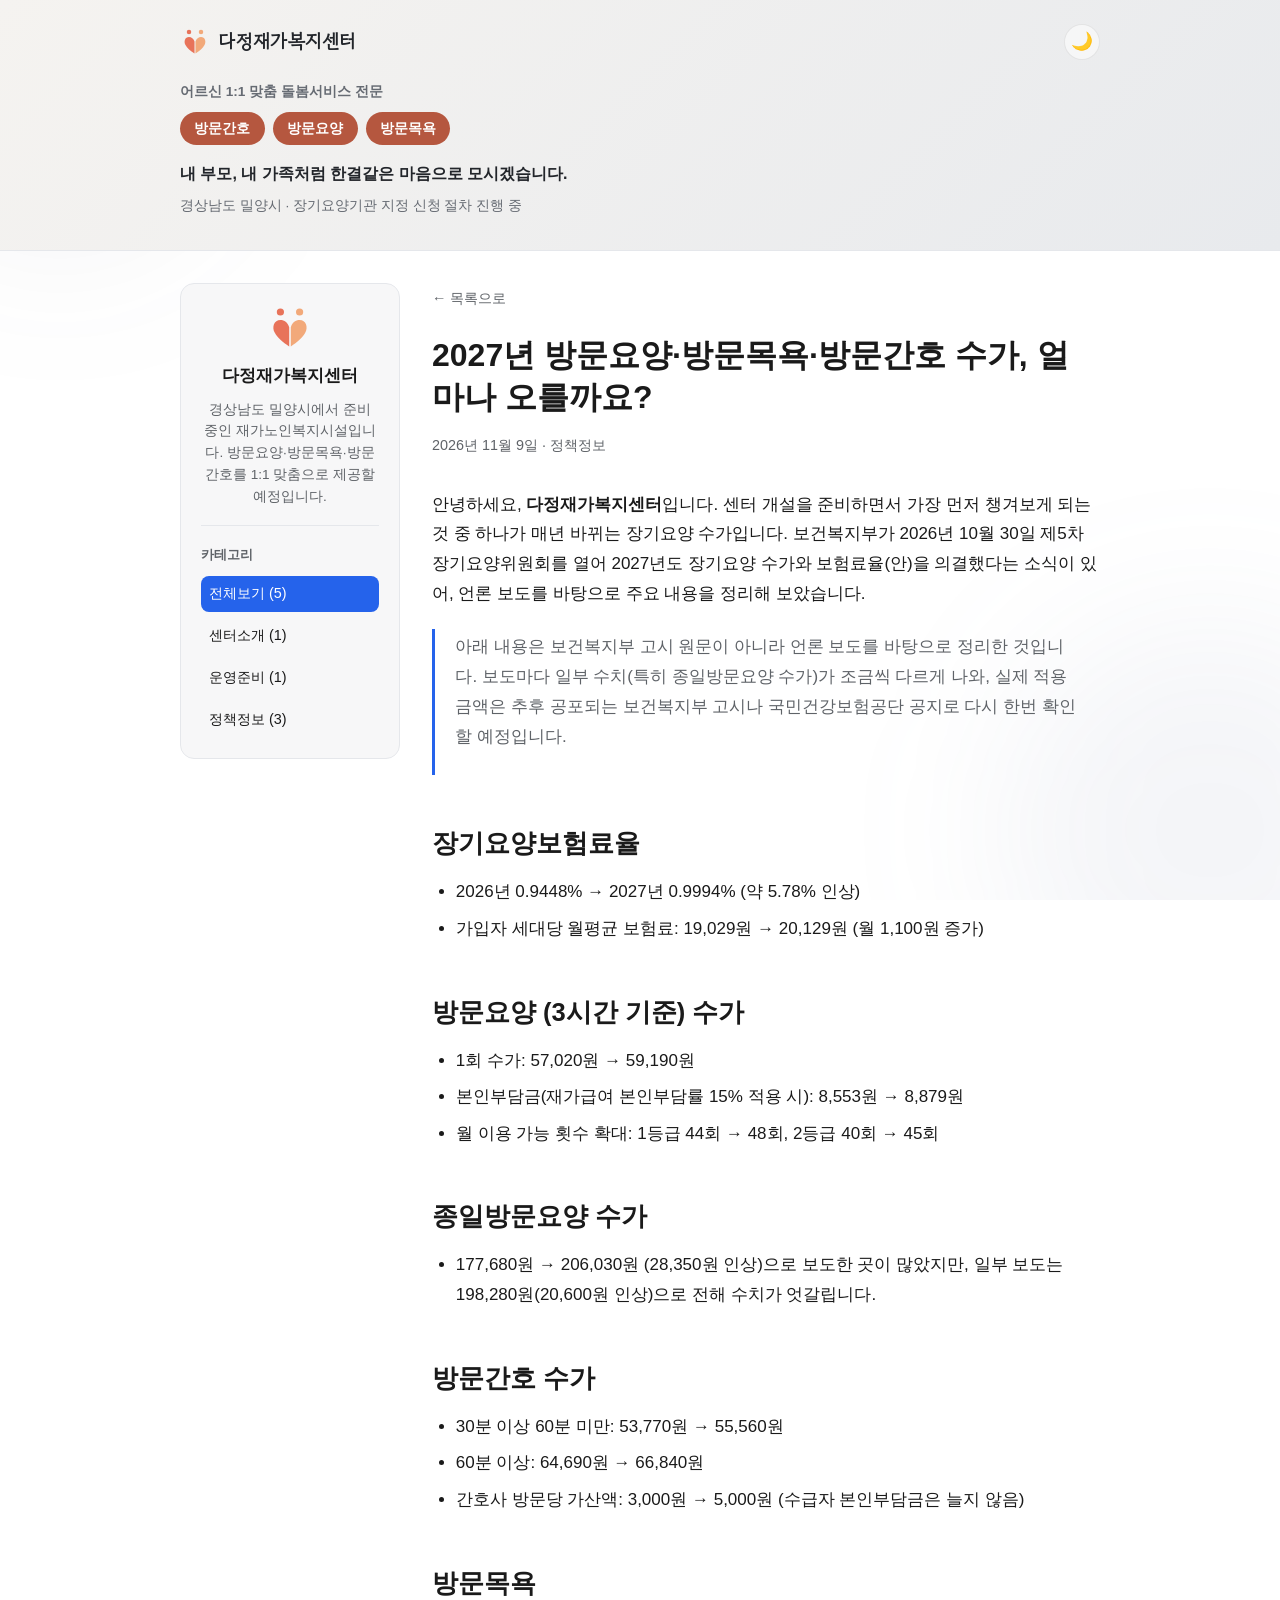
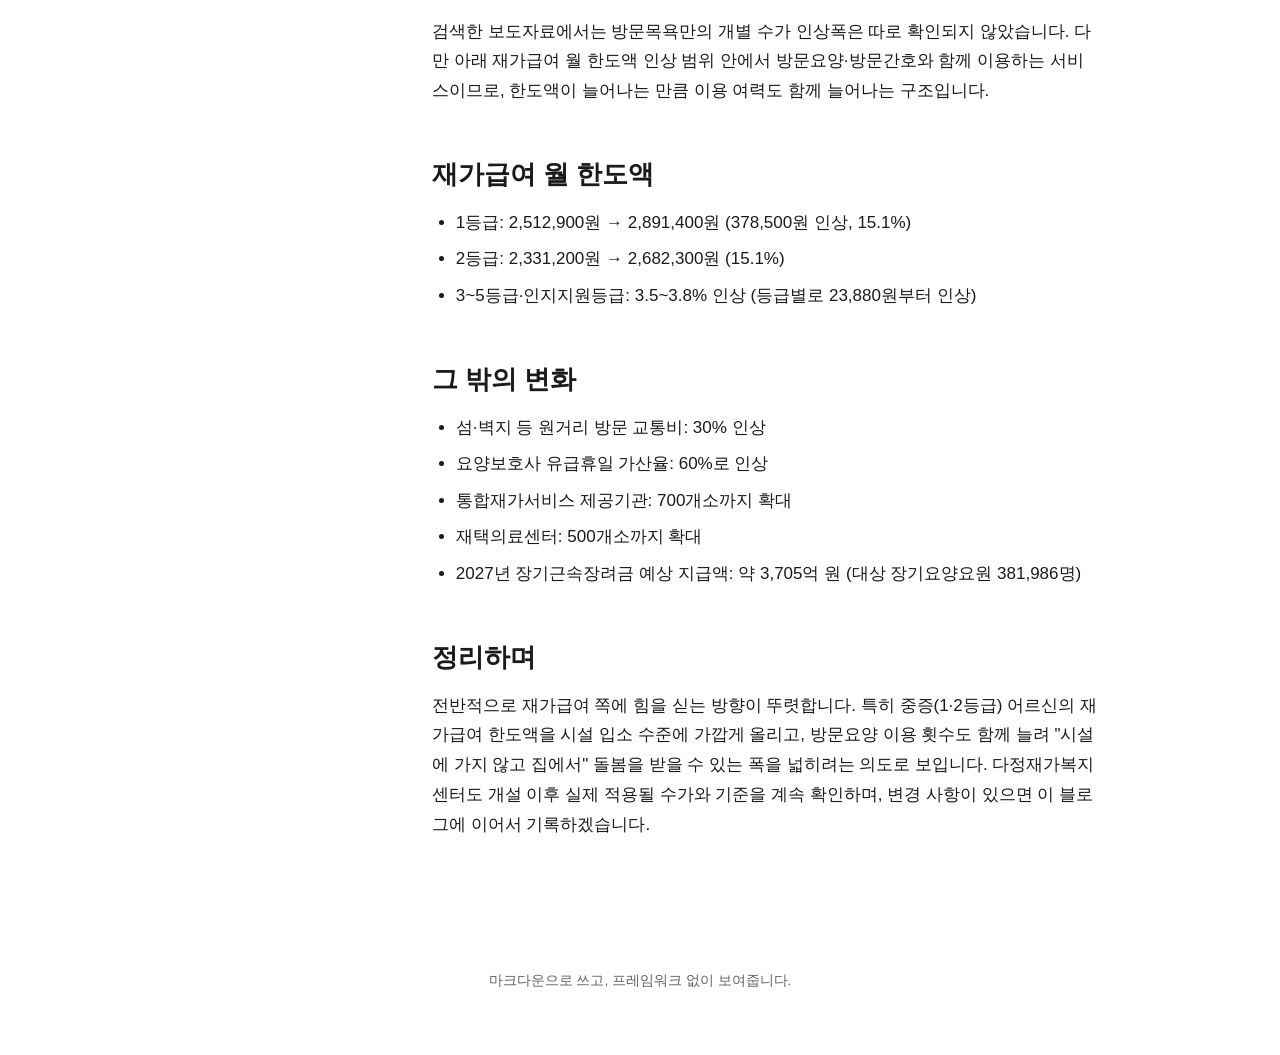
<file: post-visiting-care-fee-2027.html>
<!DOCTYPE html>
<html lang="ko">
<head>
<meta charset="UTF-8">
<meta name="viewport" content="width=device-width, initial-scale=1.0">
<meta name="description" content="2026년 10월 30일 장기요양위원회에서 의결된 2027년도 방문요양·방문간호 수가, 재가급여 한도액, 보험료율 변경 내용을 정리했습니다.">
<link rel="canonical" href="https://dajeongjaega.github.io/dajeong-blog/post-visiting-care-fee-2027.html">
<title>2027년 방문요양·방문목욕·방문간호 수가, 얼마나 오를까요? - 다정재가복지센터</title>
<link rel="stylesheet" href="https://fonts.googleapis.com/css2?family=Gowun+Dodum&display=swap">
<link rel="stylesheet" href="css/style.css">
<script src="js/theme.js"></script>
</head>
<body>
  <div class="bg-decor" aria-hidden="true"></div>

  <header class="hero-banner">
    <div class="hero-banner-inner">
      <div class="hero-top">
        <a class="site-title" href="index.html">
          <svg class="site-logo" width="30" height="30" viewBox="0 0 120 120" role="img" aria-label="하트를 반씩 나눈 두 사람">
            <circle cx="36" cy="20" r="9" fill="#E8735A"/>
            <circle cx="84" cy="20" r="9" fill="#F2A97A"/>
            <path d="M58 106 L58 58 C54 46 46 40 36 40 C20 40 14 58 22 72 C28 84 42 96 58 106Z" fill="#E8735A"/>
            <path d="M62 106 L62 58 C66 46 74 40 84 40 C100 40 106 58 98 72 C92 84 78 96 62 106Z" fill="#F2A97A"/>
          </svg>
          <span>다정재가복지센터</span>
        </a>
        <button class="theme-toggle" data-theme-toggle aria-label="다크 모드로 전환">🌙</button>
      </div>
      <p class="hero-eyebrow">어르신 1:1 맞춤 돌봄서비스 전문</p>
      <div class="hero-tags">
        <span class="hero-tag">방문간호</span>
        <span class="hero-tag">방문요양</span>
        <span class="hero-tag">방문목욕</span>
      </div>
      <p class="hero-tagline">내 부모, 내 가족처럼 한결같은 마음으로 모시겠습니다.</p>
      <p class="hero-status">경상남도 밀양시 · 장기요양기관 지정 신청 절차 진행 중</p>
    </div>
  </header>

  <div class="layout">
    <aside class="sidebar">
      <div class="profile-card">
        <svg class="profile-logo" width="48" height="48" viewBox="0 0 120 120" role="img" aria-label="하트를 반씩 나눈 두 사람">
          <circle cx="36" cy="20" r="9" fill="#E8735A"/>
          <circle cx="84" cy="20" r="9" fill="#F2A97A"/>
          <path d="M58 106 L58 58 C54 46 46 40 36 40 C20 40 14 58 22 72 C28 84 42 96 58 106Z" fill="#E8735A"/>
          <path d="M62 106 L62 58 C66 46 74 40 84 40 C100 40 106 58 98 72 C92 84 78 96 62 106Z" fill="#F2A97A"/>
        </svg>
        <p class="profile-name">다정재가복지센터</p>
        <p class="profile-bio">경상남도 밀양시에서 준비 중인 재가노인복지시설입니다. 방문요양·방문목욕·방문간호를 1:1 맞춤으로 제공할 예정입니다.</p>
      </div>
      <nav class="category-nav" aria-label="카테고리">
        <h2 class="sidebar-heading">카테고리</h2>
        <ul id="category-list"></ul>
      </nav>
    </aside>

    <main class="content">
      <a class="back-link" href="index.html">&larr; 목록으로</a>
      <article>
        <header class="post-header">
          <h1 class="post-title" id="post-title">2027년 방문요양·방문목욕·방문간호 수가, 얼마나 오를까요?</h1>
          <p class="post-meta" id="post-meta">2026년 11월 9일 · 정책정보</p>
        </header>
        <div class="post-content" id="post-content">
<p>안녕하세요, <strong>다정재가복지센터</strong>입니다. 센터 개설을 준비하면서 가장 먼저 챙겨보게 되는 것 중 하나가 매년 바뀌는 장기요양 수가입니다. 보건복지부가 2026년 10월 30일 제5차 장기요양위원회를 열어 2027년도 장기요양 수가와 보험료율(안)을 의결했다는 소식이 있어, 언론 보도를 바탕으로 주요 내용을 정리해 보았습니다.</p>
<blockquote><p>아래 내용은 보건복지부 고시 원문이 아니라 언론 보도를 바탕으로 정리한 것입니다. 보도마다 일부 수치(특히 종일방문요양 수가)가 조금씩 다르게 나와, 실제 적용 금액은 추후 공포되는 보건복지부 고시나 국민건강보험공단 공지로 다시 한번 확인할 예정입니다.</p></blockquote>
<h2>장기요양보험료율</h2>
<ul>
<li>2026년 0.9448% → 2027년 0.9994% (약 5.78% 인상)</li>
<li>가입자 세대당 월평균 보험료: 19,029원 → 20,129원 (월 1,100원 증가)</li>
</ul>
<h2>방문요양 (3시간 기준) 수가</h2>
<ul>
<li>1회 수가: 57,020원 → 59,190원</li>
<li>본인부담금(재가급여 본인부담률 15% 적용 시): 8,553원 → 8,879원</li>
<li>월 이용 가능 횟수 확대: 1등급 44회 → 48회, 2등급 40회 → 45회</li>
</ul>
<h2>종일방문요양 수가</h2>
<ul>
<li>177,680원 → 206,030원 (28,350원 인상)으로 보도한 곳이 많았지만, 일부 보도는 198,280원(20,600원 인상)으로 전해 수치가 엇갈립니다.</li>
</ul>
<h2>방문간호 수가</h2>
<ul>
<li>30분 이상 60분 미만: 53,770원 → 55,560원</li>
<li>60분 이상: 64,690원 → 66,840원</li>
<li>간호사 방문당 가산액: 3,000원 → 5,000원 (수급자 본인부담금은 늘지 않음)</li>
</ul>
<h2>방문목욕</h2>
<p>검색한 보도자료에서는 방문목욕만의 개별 수가 인상폭은 따로 확인되지 않았습니다. 다만 아래 재가급여 월 한도액 인상 범위 안에서 방문요양·방문간호와 함께 이용하는 서비스이므로, 한도액이 늘어나는 만큼 이용 여력도 함께 늘어나는 구조입니다.</p>
<h2>재가급여 월 한도액</h2>
<ul>
<li>1등급: 2,512,900원 → 2,891,400원 (378,500원 인상, 15.1%)</li>
<li>2등급: 2,331,200원 → 2,682,300원 (15.1%)</li>
<li>3~5등급·인지지원등급: 3.5~3.8% 인상 (등급별로 23,880원부터 인상)</li>
</ul>
<h2>그 밖의 변화</h2>
<ul>
<li>섬·벽지 등 원거리 방문 교통비: 30% 인상</li>
<li>요양보호사 유급휴일 가산율: 60%로 인상</li>
<li>통합재가서비스 제공기관: 700개소까지 확대</li>
<li>재택의료센터: 500개소까지 확대</li>
<li>2027년 장기근속장려금 예상 지급액: 약 3,705억 원 (대상 장기요양요원 381,986명)</li>
</ul>
<h2>정리하며</h2>
<p>전반적으로 재가급여 쪽에 힘을 싣는 방향이 뚜렷합니다. 특히 중증(1·2등급) 어르신의 재가급여 한도액을 시설 입소 수준에 가깝게 올리고, 방문요양 이용 횟수도 함께 늘려 "시설에 가지 않고 집에서" 돌봄을 받을 수 있는 폭을 넓히려는 의도로 보입니다. 다정재가복지센터도 개설 이후 실제 적용될 수가와 기준을 계속 확인하며, 변경 사항이 있으면 이 블로그에 이어서 기록하겠습니다.</p>
        </div>
      </article>
    </main>
  </div>

  <footer class="site-footer">
    <p>마크다운으로 쓰고, 프레임워크 없이 보여줍니다.</p>
  </footer>

  <script src="js/categories.js"></script>
</body>
</html>
</file>
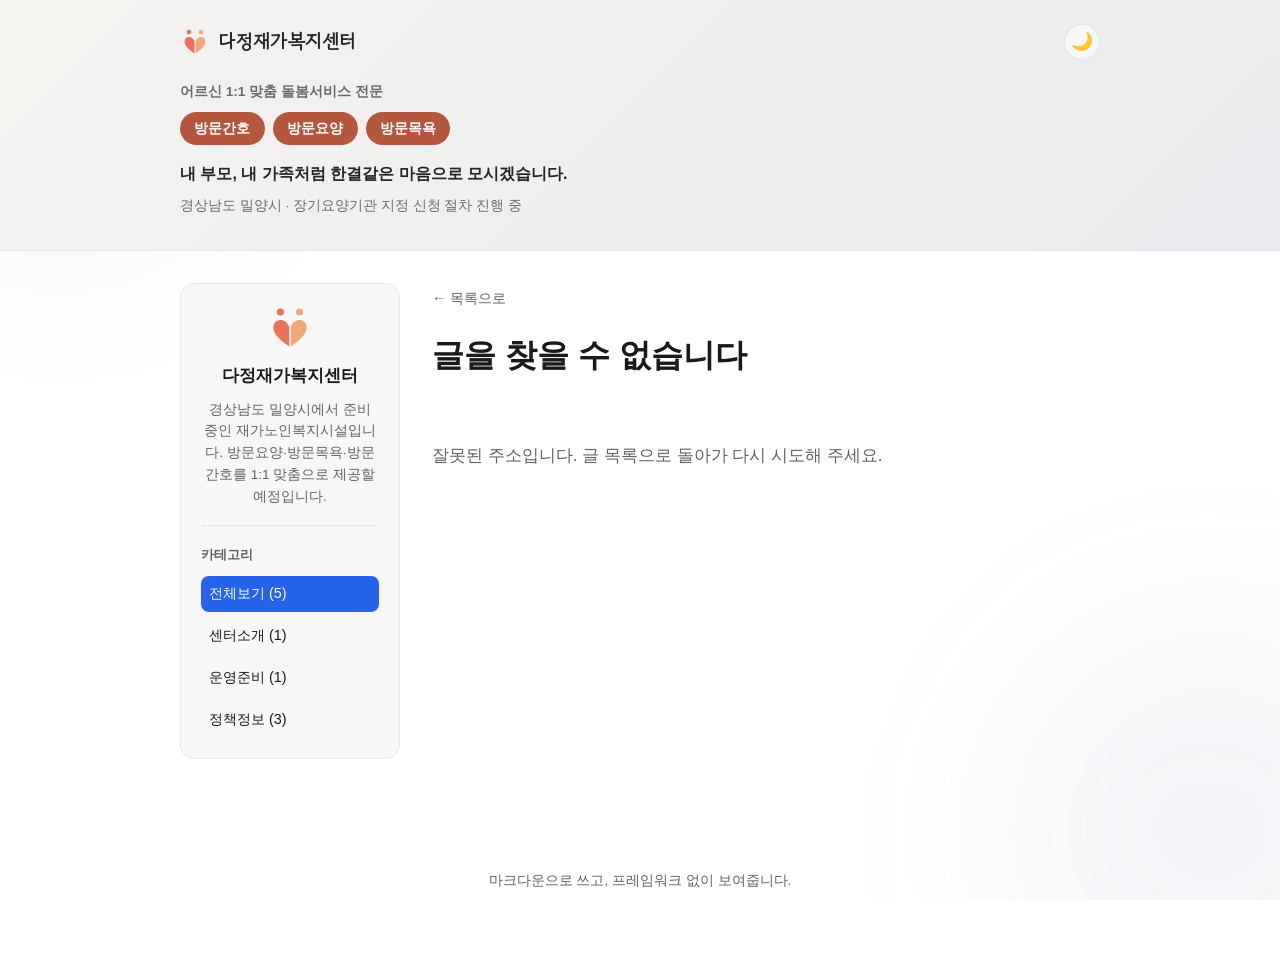
<file: post.html>
<!DOCTYPE html>
<html lang="ko">
<head>
<meta charset="UTF-8">
<meta name="viewport" content="width=device-width, initial-scale=1.0">
<title>글 보기</title>
<link rel="stylesheet" href="https://fonts.googleapis.com/css2?family=Gowun+Dodum&display=swap">
<link rel="stylesheet" href="css/style.css">
<script src="js/theme.js"></script>
</head>
<body>
  <div class="bg-decor" aria-hidden="true"></div>

  <header class="hero-banner">
    <div class="hero-banner-inner">
      <div class="hero-top">
        <a class="site-title" href="index.html">
          <svg class="site-logo" width="30" height="30" viewBox="0 0 120 120" role="img" aria-label="하트를 반씩 나눈 두 사람">
            <circle cx="36" cy="20" r="9" fill="#E8735A"/>
            <circle cx="84" cy="20" r="9" fill="#F2A97A"/>
            <path d="M58 106 L58 58 C54 46 46 40 36 40 C20 40 14 58 22 72 C28 84 42 96 58 106Z" fill="#E8735A"/>
            <path d="M62 106 L62 58 C66 46 74 40 84 40 C100 40 106 58 98 72 C92 84 78 96 62 106Z" fill="#F2A97A"/>
          </svg>
          <span>다정재가복지센터</span>
        </a>
        <button class="theme-toggle" data-theme-toggle aria-label="다크 모드로 전환">🌙</button>
      </div>
      <p class="hero-eyebrow">어르신 1:1 맞춤 돌봄서비스 전문</p>
      <div class="hero-tags">
        <span class="hero-tag">방문간호</span>
        <span class="hero-tag">방문요양</span>
        <span class="hero-tag">방문목욕</span>
      </div>
      <p class="hero-tagline">내 부모, 내 가족처럼 한결같은 마음으로 모시겠습니다.</p>
      <p class="hero-status">경상남도 밀양시 · 장기요양기관 지정 신청 절차 진행 중</p>
    </div>
  </header>

  <div class="layout">
    <aside class="sidebar">
      <div class="profile-card">
        <svg class="profile-logo" width="48" height="48" viewBox="0 0 120 120" role="img" aria-label="하트를 반씩 나눈 두 사람">
          <circle cx="36" cy="20" r="9" fill="#E8735A"/>
          <circle cx="84" cy="20" r="9" fill="#F2A97A"/>
          <path d="M58 106 L58 58 C54 46 46 40 36 40 C20 40 14 58 22 72 C28 84 42 96 58 106Z" fill="#E8735A"/>
          <path d="M62 106 L62 58 C66 46 74 40 84 40 C100 40 106 58 98 72 C92 84 78 96 62 106Z" fill="#F2A97A"/>
        </svg>
        <p class="profile-name">다정재가복지센터</p>
        <p class="profile-bio">경상남도 밀양시에서 준비 중인 재가노인복지시설입니다. 방문요양·방문목욕·방문간호를 1:1 맞춤으로 제공할 예정입니다.</p>
      </div>
      <nav class="category-nav" aria-label="카테고리">
        <h2 class="sidebar-heading">카테고리</h2>
        <ul id="category-list"></ul>
      </nav>
    </aside>

    <main class="content">
      <a class="back-link" href="index.html">&larr; 목록으로</a>
      <article>
        <header class="post-header">
          <h1 class="post-title" id="post-title">불러오는 중...</h1>
          <p class="post-meta" id="post-meta"></p>
        </header>
        <div class="post-content" id="post-content"></div>
      </article>
    </main>
  </div>

  <footer class="site-footer">
    <p>마크다운으로 쓰고, 프레임워크 없이 보여줍니다.</p>
  </footer>

  <script src="js/categories.js"></script>
  <script src="js/markdown.js"></script>
  <script src="js/post.js"></script>
</body>
</html>
</file>
<file: apps/2048/style.css>
:root {
  --bg: #ffffff;
  --bg-elevated: #f6f7f8;
  --text: #1a1a1a;
  --text-muted: #5f6368;
  --border: #e5e7eb;
  --accent: #2563eb;
  --accent-hover: #1d4ed8;

  --board-bg: #b9c0ca;
  --cell-empty-bg: rgba(0, 0, 0, 0.06);
  --board-gap: 12px;
  --tile-radius: 8px;
  --radius-lg: 14px;
  --overlay-bg: rgba(255, 255, 255, 0.85);
  --overlay-text: #1a1a1a;

  --font-sans: -apple-system, BlinkMacSystemFont, "Segoe UI", "Malgun Gothic", Roboto, Helvetica, Arial, sans-serif;

  --tile-2-bg: #eee4da;    --tile-2-color: #776e65;
  --tile-4-bg: #ede0c8;    --tile-4-color: #776e65;
  --tile-8-bg: #f2b179;    --tile-8-color: #ffffff;
  --tile-16-bg: #f59563;   --tile-16-color: #ffffff;
  --tile-32-bg: #f67c5f;   --tile-32-color: #ffffff;
  --tile-64-bg: #f65e3b;   --tile-64-color: #ffffff;
  --tile-128-bg: #edcf72;  --tile-128-color: #ffffff;
  --tile-256-bg: #edcc61;  --tile-256-color: #ffffff;
  --tile-512-bg: #edc850;  --tile-512-color: #ffffff;
  --tile-1024-bg: #edc53f; --tile-1024-color: #ffffff;
  --tile-2048-bg: #edc22e; --tile-2048-color: #ffffff;
  --tile-super-bg: #3c3a53; --tile-super-color: #ffffff;

  color-scheme: light;
}

:root[data-theme="dark"] {
  --bg: #15171a;
  --bg-elevated: #1c1f23;
  --text: #e8e9ea;
  --text-muted: #9aa0a6;
  --border: #2a2d31;
  --accent: #60a5fa;
  --accent-hover: #93c5fd;

  --board-bg: #22262b;
  --cell-empty-bg: rgba(255, 255, 255, 0.07);
  --overlay-bg: rgba(0, 0, 0, 0.75);
  --overlay-text: #e8e9ea;

  color-scheme: dark;
}

* {
  box-sizing: border-box;
}

html, body {
  margin: 0;
  padding: 0;
}

body {
  background: var(--bg);
  color: var(--text);
  font-family: var(--font-sans);
  line-height: 1.5;
  -webkit-font-smoothing: antialiased;
  transition: background-color 0.2s ease, color 0.2s ease;
}

.game-wrap {
  max-width: 560px;
  margin: 0 auto;
  padding: 1.5rem 1.25rem 2.5rem;
}

.game-header {
  display: flex;
  align-items: center;
  justify-content: space-between;
  margin-bottom: 1rem;
}

.game-title {
  font-size: 2rem;
  font-weight: 800;
  margin: 0;
  color: var(--text);
  letter-spacing: 0.02em;
}

.theme-toggle {
  width: 2.5rem;
  height: 2.5rem;
  border-radius: 50%;
  border: 1px solid var(--border);
  background: var(--bg-elevated);
  color: var(--text);
  font-size: 1.1rem;
  display: flex;
  align-items: center;
  justify-content: center;
  cursor: pointer;
  transition: background-color 0.2s ease, border-color 0.2s ease, transform 0.1s ease;
  flex-shrink: 0;
}

.theme-toggle:hover {
  border-color: var(--accent);
}

.theme-toggle:active {
  transform: scale(0.92);
}

.score-row {
  display: flex;
  align-items: center;
  gap: 0.75rem;
  margin-bottom: 0.9rem;
  flex-wrap: wrap;
}

.score-box {
  background: var(--bg-elevated);
  border: 1px solid var(--border);
  border-radius: var(--radius-lg);
  padding: 0.5rem 1rem;
  min-width: 84px;
  text-align: center;
}

.score-label {
  font-size: 0.7rem;
  font-weight: 700;
  letter-spacing: 0.08em;
  color: var(--text-muted);
}

.score-value {
  font-size: 1.3rem;
  font-weight: 800;
  color: var(--text);
}

.score-value.score-pop {
  animation: scorePop 0.25s ease;
}

.new-game-btn {
  margin-left: auto;
  background: var(--accent);
  color: #ffffff;
  border: none;
  border-radius: var(--radius-lg);
  padding: 0.6rem 1.1rem;
  font-size: 0.9rem;
  font-weight: 700;
  cursor: pointer;
  transition: background-color 0.2s ease, transform 0.1s ease;
}

.new-game-btn:hover {
  background: var(--accent-hover);
}

.new-game-btn:active {
  transform: scale(0.96);
}

.instructions {
  color: var(--text-muted);
  font-size: 0.9rem;
  margin: 0 0 1rem;
}

.board-wrap {
  display: flex;
  justify-content: center;
  margin: 0 auto 1.25rem;
}

.board {
  position: relative;
  width: min(500px, 100%);
  aspect-ratio: 1 / 1;
  background: var(--board-bg);
  border-radius: var(--radius-lg);
  touch-action: none;
  overflow: hidden;
  --board-gap: 12px;
}

.grid-cells,
.tile-container {
  position: absolute;
  inset: 0;
  padding: var(--board-gap);
  box-sizing: border-box;
}

.grid-cells {
  display: grid;
  grid-template-columns: repeat(4, 1fr);
  grid-template-rows: repeat(4, 1fr);
  gap: var(--board-gap);
}

.grid-cell {
  background: var(--cell-empty-bg);
  border-radius: var(--tile-radius);
}

.tile-container {
  pointer-events: none;
}

.tile {
  position: absolute;
  top: 0;
  left: 0;
  transition: transform 0.12s ease-in-out;
}

/* 타일의 실제 모양/배경/팝 애니메이션은 내부 요소에 적용한다.
   바깥 .tile은 위치 이동(translate)만 담당하고, 안쪽 .tile-face는
   scale 애니메이션만 담당해서 두 transform이 서로 덮어쓰지 않도록 분리한다. */
.tile-face {
  width: 100%;
  height: 100%;
  display: flex;
  align-items: center;
  justify-content: center;
  border-radius: var(--tile-radius);
  font-weight: 800;
  font-size: 2.2rem;
  user-select: none;
  transition: background-color 0.1s ease;
}

.tile-3digit .tile-face { font-size: 1.7rem; }
.tile-4digit .tile-face { font-size: 1.35rem; }

.tile-2    .tile-face { background: var(--tile-2-bg);    color: var(--tile-2-color); }
.tile-4    .tile-face { background: var(--tile-4-bg);    color: var(--tile-4-color); }
.tile-8    .tile-face { background: var(--tile-8-bg);    color: var(--tile-8-color); }
.tile-16   .tile-face { background: var(--tile-16-bg);   color: var(--tile-16-color); }
.tile-32   .tile-face { background: var(--tile-32-bg);   color: var(--tile-32-color); }
.tile-64   .tile-face { background: var(--tile-64-bg);   color: var(--tile-64-color); }
.tile-128  .tile-face { background: var(--tile-128-bg);  color: var(--tile-128-color); }
.tile-256  .tile-face { background: var(--tile-256-bg);  color: var(--tile-256-color); }
.tile-512  .tile-face { background: var(--tile-512-bg);  color: var(--tile-512-color); }
.tile-1024 .tile-face { background: var(--tile-1024-bg); color: var(--tile-1024-color); }
.tile-2048 .tile-face { background: var(--tile-2048-bg); color: var(--tile-2048-color); }
.tile-super .tile-face { background: var(--tile-super-bg); color: var(--tile-super-color); }

.tile-new .tile-face {
  animation: tilePopIn 0.18s ease;
}

.tile-merged .tile-face {
  animation: tilePopMerge 0.18s ease;
}

@keyframes tilePopIn {
  from { transform: scale(0); }
  to   { transform: scale(1); }
}

@keyframes tilePopMerge {
  0%   { transform: scale(1); }
  50%  { transform: scale(1.1); }
  100% { transform: scale(1); }
}

@keyframes scorePop {
  0%   { transform: scale(1); }
  50%  { transform: scale(1.18); }
  100% { transform: scale(1); }
}

@media (prefers-reduced-motion: reduce) {
  .tile,
  .tile-face,
  .score-value.score-pop {
    animation: none !important;
    transition: none !important;
  }
}

.overlay {
  position: absolute;
  inset: 0;
  display: flex;
  flex-direction: column;
  align-items: center;
  justify-content: center;
  gap: 1rem;
  background: var(--overlay-bg);
  border-radius: var(--radius-lg);
  text-align: center;
  padding: 1rem;
  z-index: 10;
}

.overlay[hidden] {
  display: none;
}

.overlay-title {
  font-size: 1.8rem;
  font-weight: 800;
  margin: 0;
  color: var(--overlay-text);
}

.overlay-desc {
  font-size: 1rem;
  margin: 0;
  color: var(--overlay-text);
}

.overlay-btn-row {
  display: flex;
  gap: 0.6rem;
}

.overlay-btn {
  background: var(--accent);
  color: #ffffff;
  border: none;
  border-radius: var(--radius-lg);
  padding: 0.6rem 1.2rem;
  font-size: 0.95rem;
  font-weight: 700;
  cursor: pointer;
  transition: background-color 0.2s ease, transform 0.1s ease;
}

.overlay-btn:hover {
  background: var(--accent-hover);
}

.overlay-btn:active {
  transform: scale(0.96);
}

.overlay-btn-secondary {
  background: var(--bg-elevated);
  color: var(--text);
  border: 1px solid var(--border);
}

.overlay-btn-secondary:hover {
  background: var(--border);
}

.game-footer {
  text-align: center;
  color: var(--text-muted);
  font-size: 0.8rem;
  margin-top: 1rem;
}

.game-footer p {
  margin: 0;
}

@media (max-width: 480px) {
  .game-wrap {
    padding: 1rem 0.9rem 2rem;
  }

  .game-title {
    font-size: 1.6rem;
  }

  .board {
    width: calc(100vw - 2rem);
    --board-gap: 8px;
  }

  .tile-face {
    font-size: 1.5rem;
  }

  .tile-3digit .tile-face { font-size: 1.2rem; }
  .tile-4digit .tile-face { font-size: 1rem; }

  .score-box {
    min-width: 72px;
    padding: 0.45rem 0.8rem;
  }

  .score-value {
    font-size: 1.1rem;
  }

  .new-game-btn {
    padding: 0.5rem 0.9rem;
    font-size: 0.85rem;
  }
}

@media (max-width: 360px) {
  .game-wrap {
    padding: 0.5rem 0.5rem 1.5rem;
  }

  .score-row {
    gap: 0.5rem;
  }

  .board {
    width: calc(100vw - 1.5rem);
    --board-gap: 6px;
  }

  .tile-face {
    font-size: 1.2rem;
  }

  .tile-3digit .tile-face { font-size: 1rem; }
  .tile-4digit .tile-face { font-size: 0.85rem; }

  .score-box {
    min-width: 64px;
    padding: 0.4rem 0.6rem;
  }

  .new-game-btn {
    margin-left: 0;
  }
}
</file>
<file: css/style.css>
:root {
  --bg: #ffffff;
  --bg-elevated: #f6f7f8;
  --text: #1a1a1a;
  --text-muted: #5f6368;
  --border: #e5e7eb;
  --accent: #2563eb;
  --accent-hover: #1d4ed8;
  --code-bg: #f1f2f4;

  --hero-grad-start: #f5f3f0;
  --hero-grad-end: #e8eaed;
  --hero-text: #22252a;
  --hero-text-muted: #666b73;
  --tag-bg: #b5573f;
  --blob-a: rgba(55, 65, 81, 0.05);
  --blob-b: rgba(100, 120, 150, 0.07);
  --sidebar-bg: #f7f7f8;

  --font-sans: -apple-system, BlinkMacSystemFont, "Segoe UI", "Malgun Gothic", Roboto, Helvetica, Arial, sans-serif;
  --font-mono: "SFMono-Regular", Consolas, "Liberation Mono", Menlo, monospace;

  color-scheme: light;
}

:root[data-theme="dark"] {
  --bg: #15171a;
  --bg-elevated: #1c1f23;
  --text: #e8e9ea;
  --text-muted: #9aa0a6;
  --border: #2a2d31;
  --accent: #60a5fa;
  --accent-hover: #93c5fd;
  --code-bg: #1f2227;

  --hero-grad-start: #1c1e22;
  --hero-grad-end: #191c22;
  --hero-text: #eceef0;
  --hero-text-muted: #9aa0a8;
  --tag-bg: #c2715a;
  --blob-a: rgba(100, 120, 150, 0.06);
  --blob-b: rgba(70, 80, 100, 0.08);
  --sidebar-bg: #1a1c20;

  color-scheme: dark;
}

* {
  box-sizing: border-box;
}

html, body {
  margin: 0;
  padding: 0;
}

body {
  background: var(--bg);
  color: var(--text);
  font-family: var(--font-sans);
  line-height: 1.75;
  font-size: 17px;
  -webkit-font-smoothing: antialiased;
  transition: background-color 0.2s ease, color 0.2s ease;
}

a {
  color: var(--accent);
  text-decoration: none;
}

a:hover {
  color: var(--accent-hover);
  text-decoration: underline;
}

/* 배경 장식 (고정, 모든 콘텐츠 뒤) */
.bg-decor {
  position: fixed;
  inset: 0;
  z-index: -1;
  overflow: hidden;
  pointer-events: none;
}

.bg-decor::before,
.bg-decor::after {
  content: "";
  position: absolute;
  border-radius: 50%;
  filter: blur(80px);
}

.bg-decor::before {
  width: 360px;
  height: 360px;
  background: var(--blob-a);
  top: -100px;
  left: -120px;
}

.bg-decor::after {
  width: 420px;
  height: 420px;
  background: var(--blob-b);
  bottom: -140px;
  right: -140px;
}

/* 상단 배너 */
.hero-banner {
  background: linear-gradient(135deg, var(--hero-grad-start), var(--hero-grad-end));
  border-bottom: 1px solid var(--border);
}

.hero-banner-inner {
  max-width: 960px;
  margin: 0 auto;
  padding: 1.5rem 1.25rem 2rem;
  color: var(--hero-text);
}

.hero-top {
  display: flex;
  align-items: center;
  justify-content: space-between;
  margin-bottom: 1.25rem;
}

.site-title {
  display: flex;
  align-items: center;
  gap: 0.5rem;
  font-family: 'Gowun Dodum', var(--font-sans);
  font-size: 1.2rem;
  font-weight: 700;
  color: var(--hero-text);
}

.site-title:hover {
  text-decoration: none;
  color: var(--hero-text);
}

.site-logo {
  flex-shrink: 0;
}

.theme-toggle {
  border: 1px solid rgba(0, 0, 0, 0.08);
  background: rgba(255, 255, 255, 0.55);
  color: var(--hero-text);
  border-radius: 999px;
  width: 2.25rem;
  height: 2.25rem;
  display: flex;
  align-items: center;
  justify-content: center;
  cursor: pointer;
  font-size: 1.1rem;
  line-height: 1;
}

:root[data-theme="dark"] .theme-toggle {
  background: rgba(255, 255, 255, 0.08);
  border-color: rgba(255, 255, 255, 0.14);
}

.theme-toggle:hover {
  border-color: var(--tag-bg);
}

.hero-eyebrow {
  margin: 0 0 0.5rem;
  font-size: 0.85rem;
  font-weight: 700;
  color: var(--hero-text-muted);
}

.hero-tags {
  display: flex;
  flex-wrap: wrap;
  gap: 0.5rem;
  margin-bottom: 0.9rem;
}

.hero-tag {
  background: var(--tag-bg);
  color: #fff;
  border-radius: 999px;
  padding: 0.3rem 0.9rem;
  font-weight: 700;
  font-size: 0.85rem;
}

.hero-tagline {
  margin: 0 0 0.4rem;
  font-size: 1rem;
  font-weight: 600;
}

.hero-status {
  margin: 0;
  font-size: 0.85rem;
  color: var(--hero-text-muted);
}

/* 2단 레이아웃 (사이드바 + 본문) */
.layout {
  max-width: 960px;
  margin: 0 auto;
  padding: 2rem 1.25rem 4rem;
  display: grid;
  grid-template-columns: 220px 1fr;
  gap: 2rem;
  align-items: start;
}

.sidebar {
  background: var(--sidebar-bg);
  border: 1px solid var(--border);
  border-radius: 14px;
  padding: 1.25rem;
  position: sticky;
  top: 1.5rem;
}

.profile-card {
  text-align: center;
  padding-bottom: 1.1rem;
  margin-bottom: 1.1rem;
  border-bottom: 1px solid var(--border);
}

.profile-logo {
  display: block;
  margin: 0 auto 0.6rem;
}

.profile-name {
  margin: 0 0 0.5rem;
  font-weight: 700;
  font-size: 1.05rem;
}

.profile-bio {
  margin: 0;
  font-size: 0.85rem;
  color: var(--text-muted);
  line-height: 1.6;
}

.sidebar-heading {
  margin: 0 0 0.6rem;
  font-size: 0.8rem;
  font-weight: 700;
  color: var(--text-muted);
}

.category-nav ul {
  list-style: none;
  margin: 0;
  padding: 0;
  display: flex;
  flex-direction: column;
  gap: 0.35rem;
}

.category-nav a {
  display: block;
  padding: 0.35rem 0.5rem;
  border-radius: 8px;
  font-size: 0.9rem;
  color: var(--text);
}

.category-nav a:hover {
  background: var(--bg-elevated);
  text-decoration: none;
}

.category-nav li.is-active a {
  background: var(--accent);
  color: #fff;
}

.content-count {
  margin: 0 0 1.25rem;
  font-size: 0.9rem;
  color: var(--text-muted);
  font-weight: 600;
}

/* 글 목록 (사진 카드 그리드) */
.post-grid {
  list-style: none;
  margin: 0;
  padding: 0;
  display: grid;
  grid-template-columns: repeat(2, 1fr);
  gap: 1.5rem;
}

.post-card {
  background: var(--bg-elevated);
  border: 1px solid var(--border);
  border-radius: 14px;
  overflow: hidden;
  display: flex;
  flex-direction: column;
}

.post-card-thumb-link {
  display: block;
}

.post-card-thumb {
  display: block;
  width: 100%;
  aspect-ratio: 4 / 3;
  object-fit: cover;
}

.post-card-body {
  padding: 1rem 1.1rem 1.2rem;
}

.post-card-title {
  margin: 0 0 0.4rem;
  font-size: 1.05rem;
  line-height: 1.4;
}

.post-card-title a {
  color: var(--text);
}

.post-card-meta {
  color: var(--text-muted);
  font-size: 0.8rem;
  margin: 0 0 0.5rem;
}

.post-card-summary {
  margin: 0;
  color: var(--text-muted);
  font-size: 0.85rem;
  display: -webkit-box;
  -webkit-line-clamp: 2;
  -webkit-box-orient: vertical;
  overflow: hidden;
}

.empty-state, .error-state {
  grid-column: 1 / -1;
  color: var(--text-muted);
  padding: 2rem 0;
}

/* 미니 웹앱 카드 */
.apps-section {
  border-top: 1px solid var(--border);
}

.apps-section-inner {
  max-width: 960px;
  margin: 0 auto;
  padding: 2.5rem 1.25rem 3rem;
}

.apps-heading {
  margin: 0 0 1.25rem;
  font-size: 1.1rem;
  font-weight: 700;
}

.apps-grid {
  list-style: none;
  margin: 0;
  padding: 0;
  display: grid;
  grid-template-columns: repeat(auto-fill, minmax(220px, 1fr));
  gap: 1.5rem;
}

.app-card {
  background: var(--bg-elevated);
  border: 1px solid var(--border);
  border-radius: 14px;
  overflow: hidden;
}

.app-card-link {
  display: flex;
  flex-direction: column;
  color: inherit;
}

.app-card-preview {
  display: block;
  width: 100%;
  aspect-ratio: 4 / 3;
}

.app-card-body {
  padding: 1rem 1.1rem 1.2rem;
}

.app-card-title {
  margin: 0 0 0.4rem;
  font-size: 1.05rem;
  color: var(--text);
}

.app-card-desc {
  margin: 0;
  color: var(--text-muted);
  font-size: 0.85rem;
}

/* 글 상세 */
.post-header {
  margin-bottom: 2rem;
}

.back-link {
  display: inline-block;
  margin-bottom: 1.5rem;
  font-size: 0.9rem;
  color: var(--text-muted);
}

.post-title {
  font-size: 2rem;
  line-height: 1.3;
  margin: 0 0 0.5rem;
}

.post-meta {
  color: var(--text-muted);
  font-size: 0.9rem;
}

.post-content h1,
.post-content h2,
.post-content h3 {
  line-height: 1.4;
  margin-top: 2em;
  margin-bottom: 0.6em;
}

.post-content h1:first-child,
.post-content h2:first-child,
.post-content h3:first-child {
  margin-top: 0;
}

.post-content p {
  margin: 0 0 1.2em;
}

.post-content ul,
.post-content ol {
  margin: 0 0 1.2em;
  padding-left: 1.4em;
}

.post-content li {
  margin-bottom: 0.4em;
}

.post-content blockquote {
  margin: 0 0 1.2em;
  padding: 0.2em 1.2em;
  border-left: 3px solid var(--accent);
  color: var(--text-muted);
}

.post-content code {
  background: var(--code-bg);
  font-family: var(--font-mono);
  font-size: 0.9em;
  padding: 0.15em 0.4em;
  border-radius: 4px;
}

.post-content pre {
  background: var(--code-bg);
  padding: 1rem 1.2rem;
  border-radius: 8px;
  overflow-x: auto;
  margin: 0 0 1.2em;
}

.post-content pre code {
  background: none;
  padding: 0;
  font-size: 0.9em;
}

.post-content hr {
  border: none;
  border-top: 1px solid var(--border);
  margin: 2em 0;
}

.post-content img {
  display: block;
  max-width: 100%;
  margin: 0 auto 1.2em;
  border-radius: 8px;
}

.post-content iframe {
  display: block;
  width: 100%;
  max-width: 100%;
  margin: 0 0 0.6em;
}

.post-content .feature-grid {
  display: grid;
  grid-template-columns: repeat(auto-fit, minmax(150px, 1fr));
  gap: 1rem;
  margin: 0 0 1.5em;
}

.post-content .feature-card {
  background: var(--bg-elevated);
  border: 1px solid var(--border);
  border-radius: 12px;
  padding: 1.1rem 1rem;
  text-align: center;
}

.post-content .feature-card .feature-icon {
  font-size: 1.8rem;
  display: block;
  margin-bottom: 0.4rem;
}

.post-content .feature-card .feature-label {
  font-weight: 700;
}

.post-content table {
  display: block;
  overflow-x: auto;
  width: 100%;
  border-collapse: collapse;
  margin: 0 0 1.5em;
  font-size: 0.92em;
  white-space: nowrap;
}

.post-content th,
.post-content td {
  border: 1px solid var(--border);
  padding: 0.55rem 0.7rem;
  text-align: left;
}

.post-content th {
  background: var(--bg-elevated);
  font-weight: 700;
}

.site-footer {
  text-align: center;
  color: var(--text-muted);
  font-size: 0.85rem;
  padding: 2rem 1.25rem 3rem;
}

/* 사이드바가 본문 위로 쌓이는 중간 폭 */
@media (max-width: 760px) {
  .layout {
    grid-template-columns: 1fr;
  }

  .sidebar {
    position: static;
  }

  .post-grid {
    grid-template-columns: 1fr;
  }
}

/* 모바일 */
@media (max-width: 480px) {
  body {
    font-size: 16px;
  }

  .hero-banner-inner {
    padding: 1.25rem 1rem 1.5rem;
  }

  .layout {
    padding: 1.5rem 1rem 3rem;
    gap: 1.25rem;
  }

  .post-title {
    font-size: 1.6rem;
  }

  .post-card-title {
    font-size: 1.15rem;
  }

  .apps-grid {
    grid-template-columns: 1fr;
  }
}
</file>
